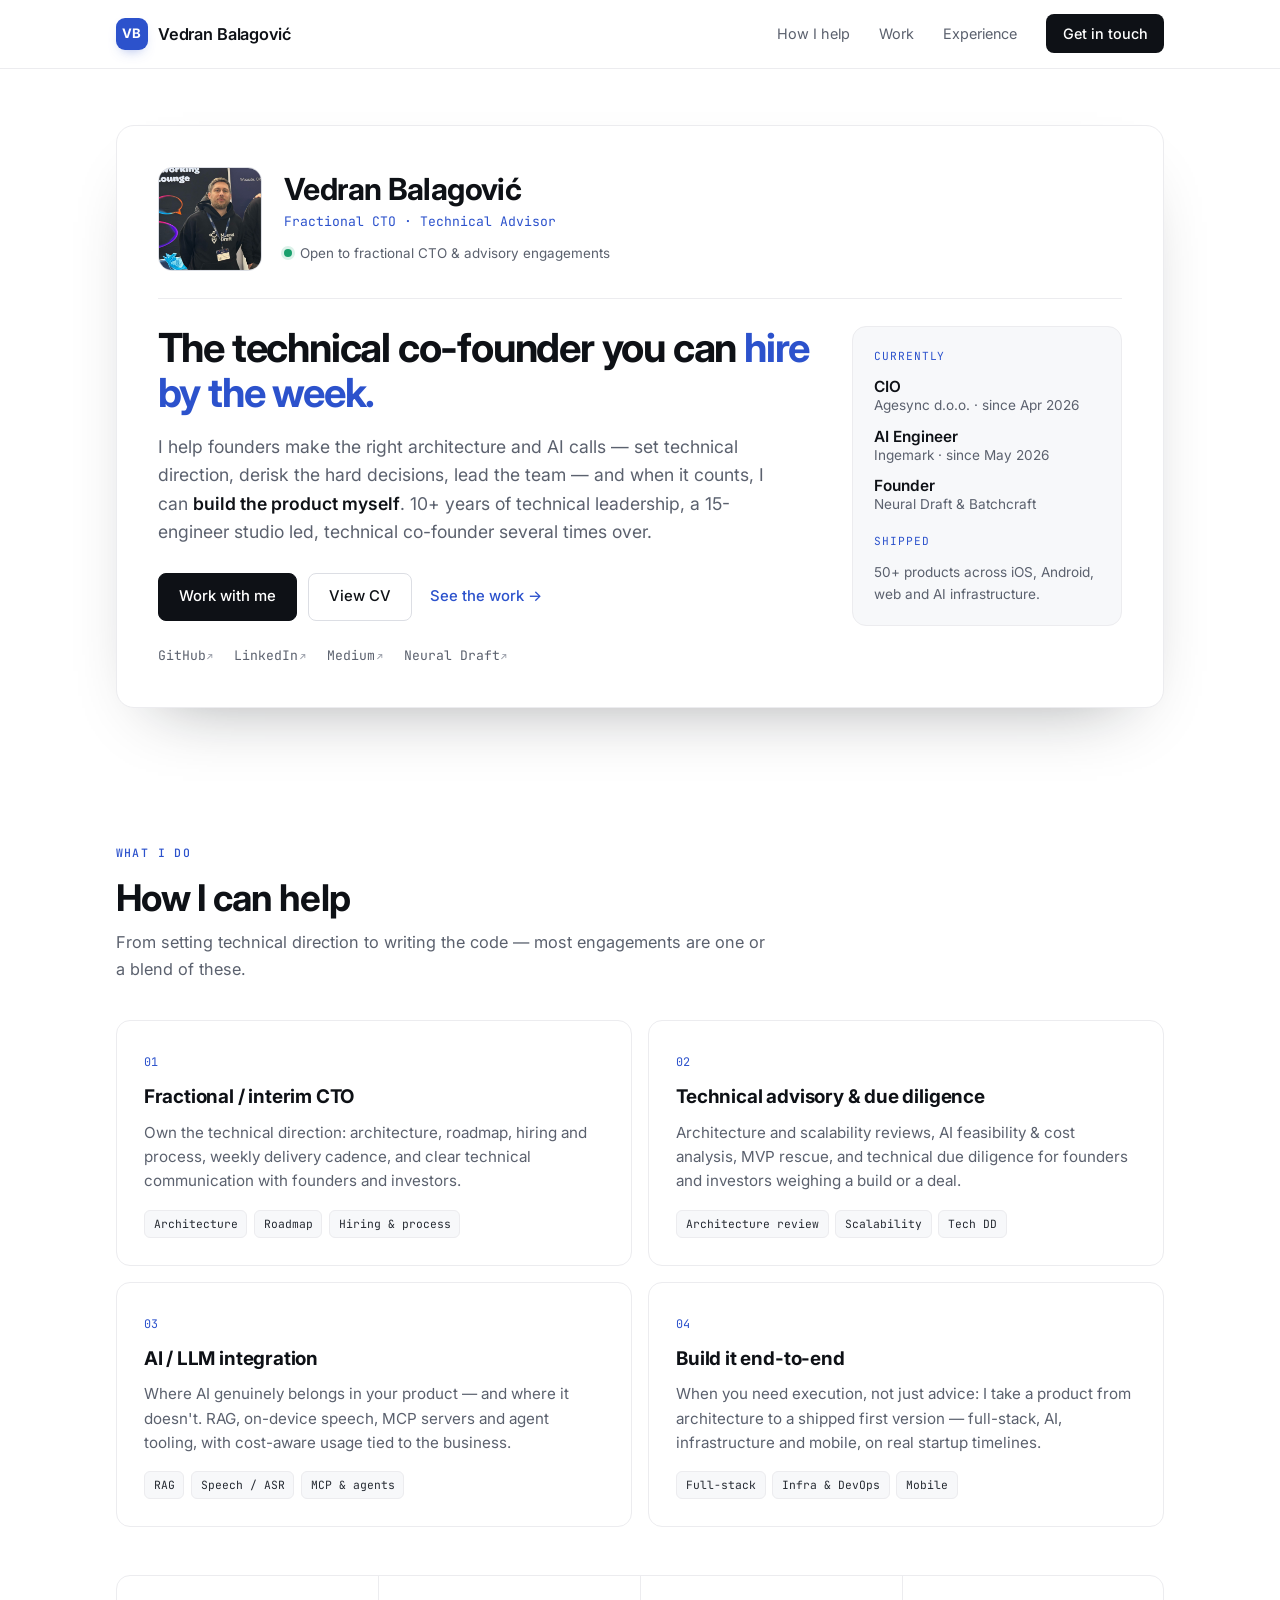
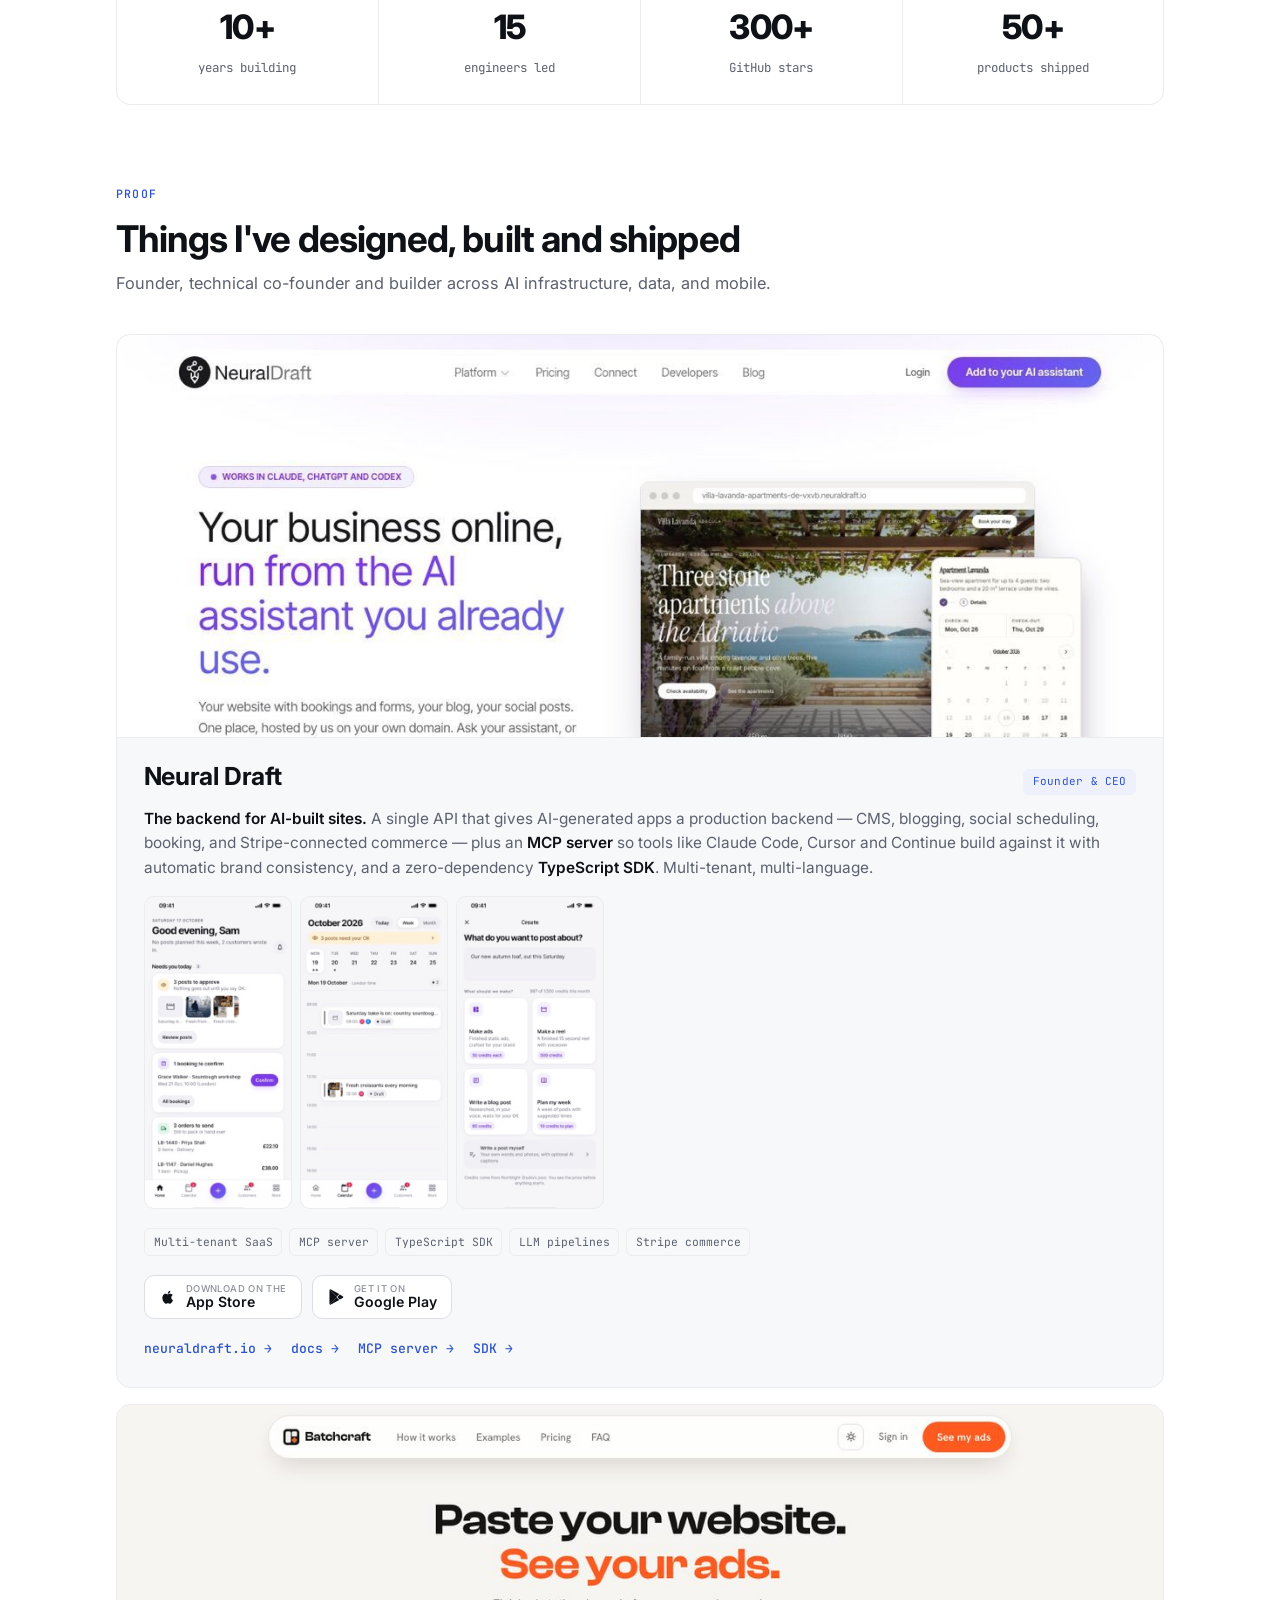
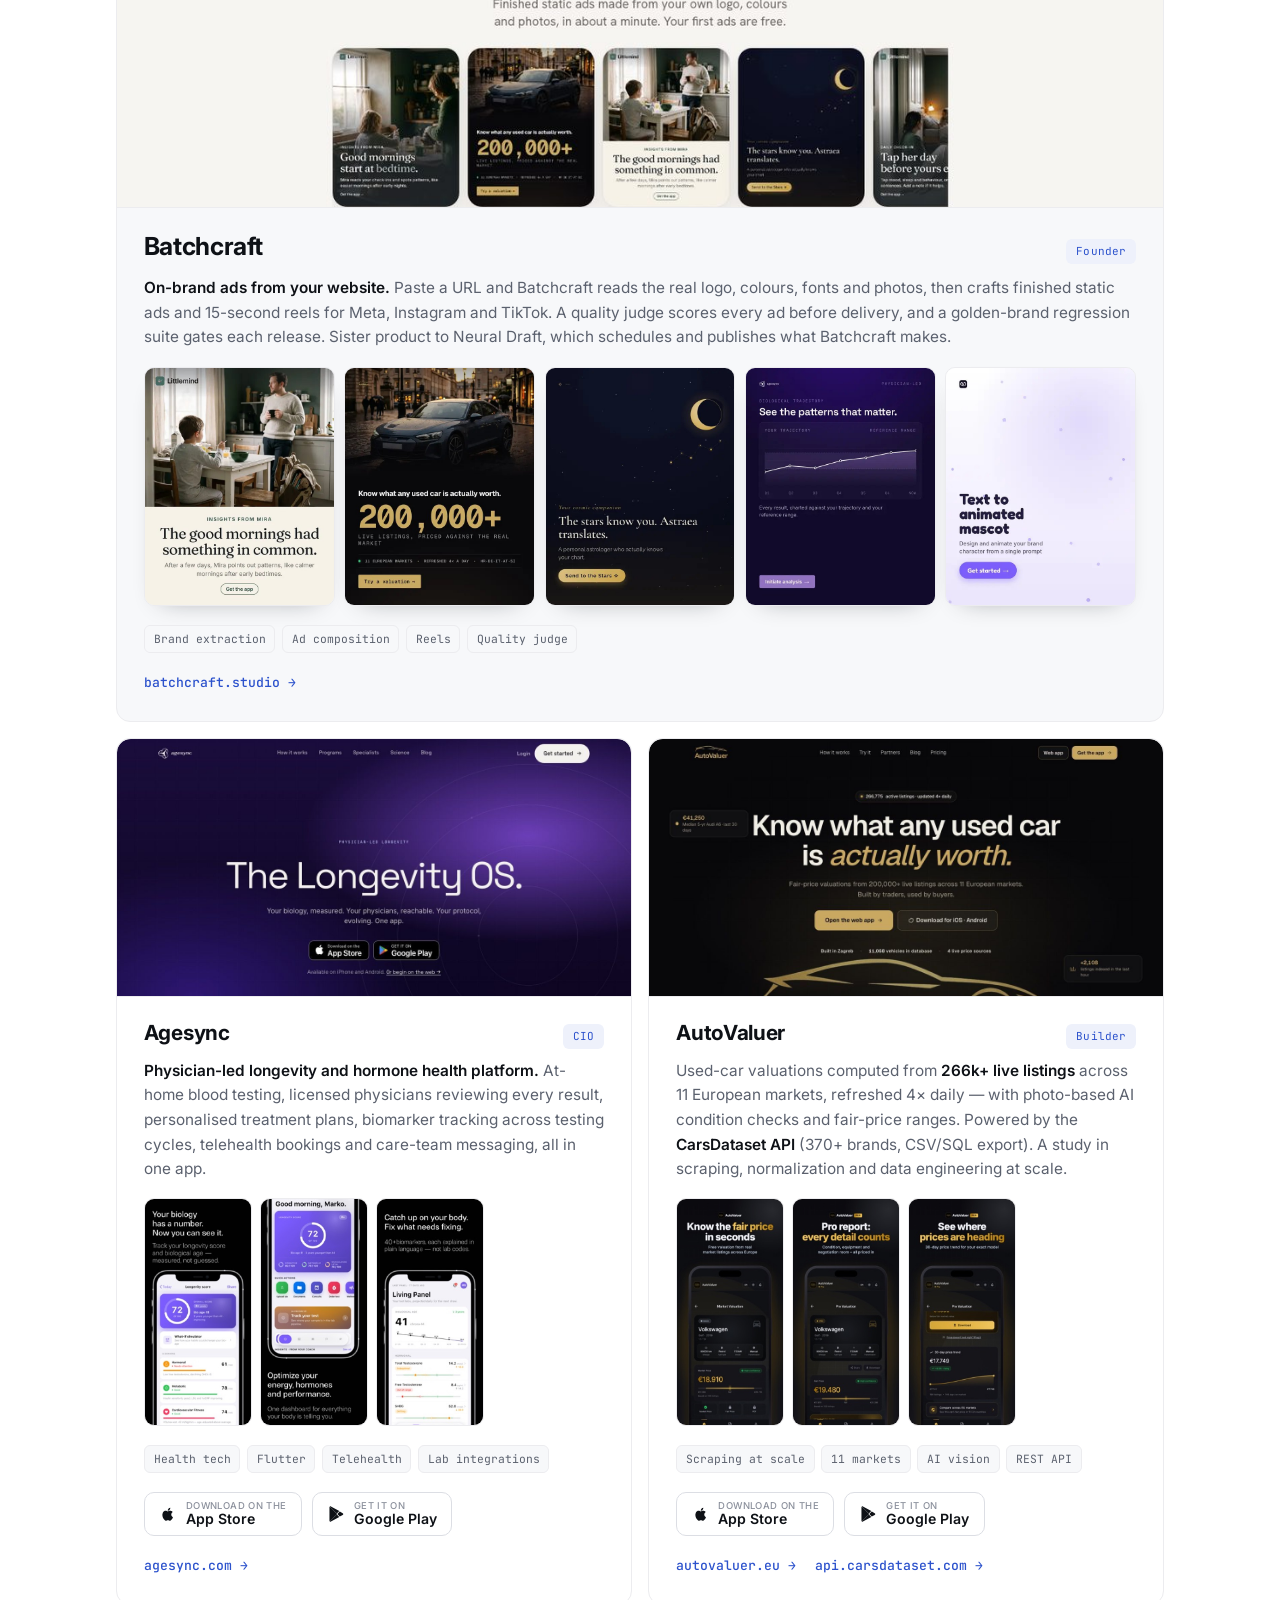
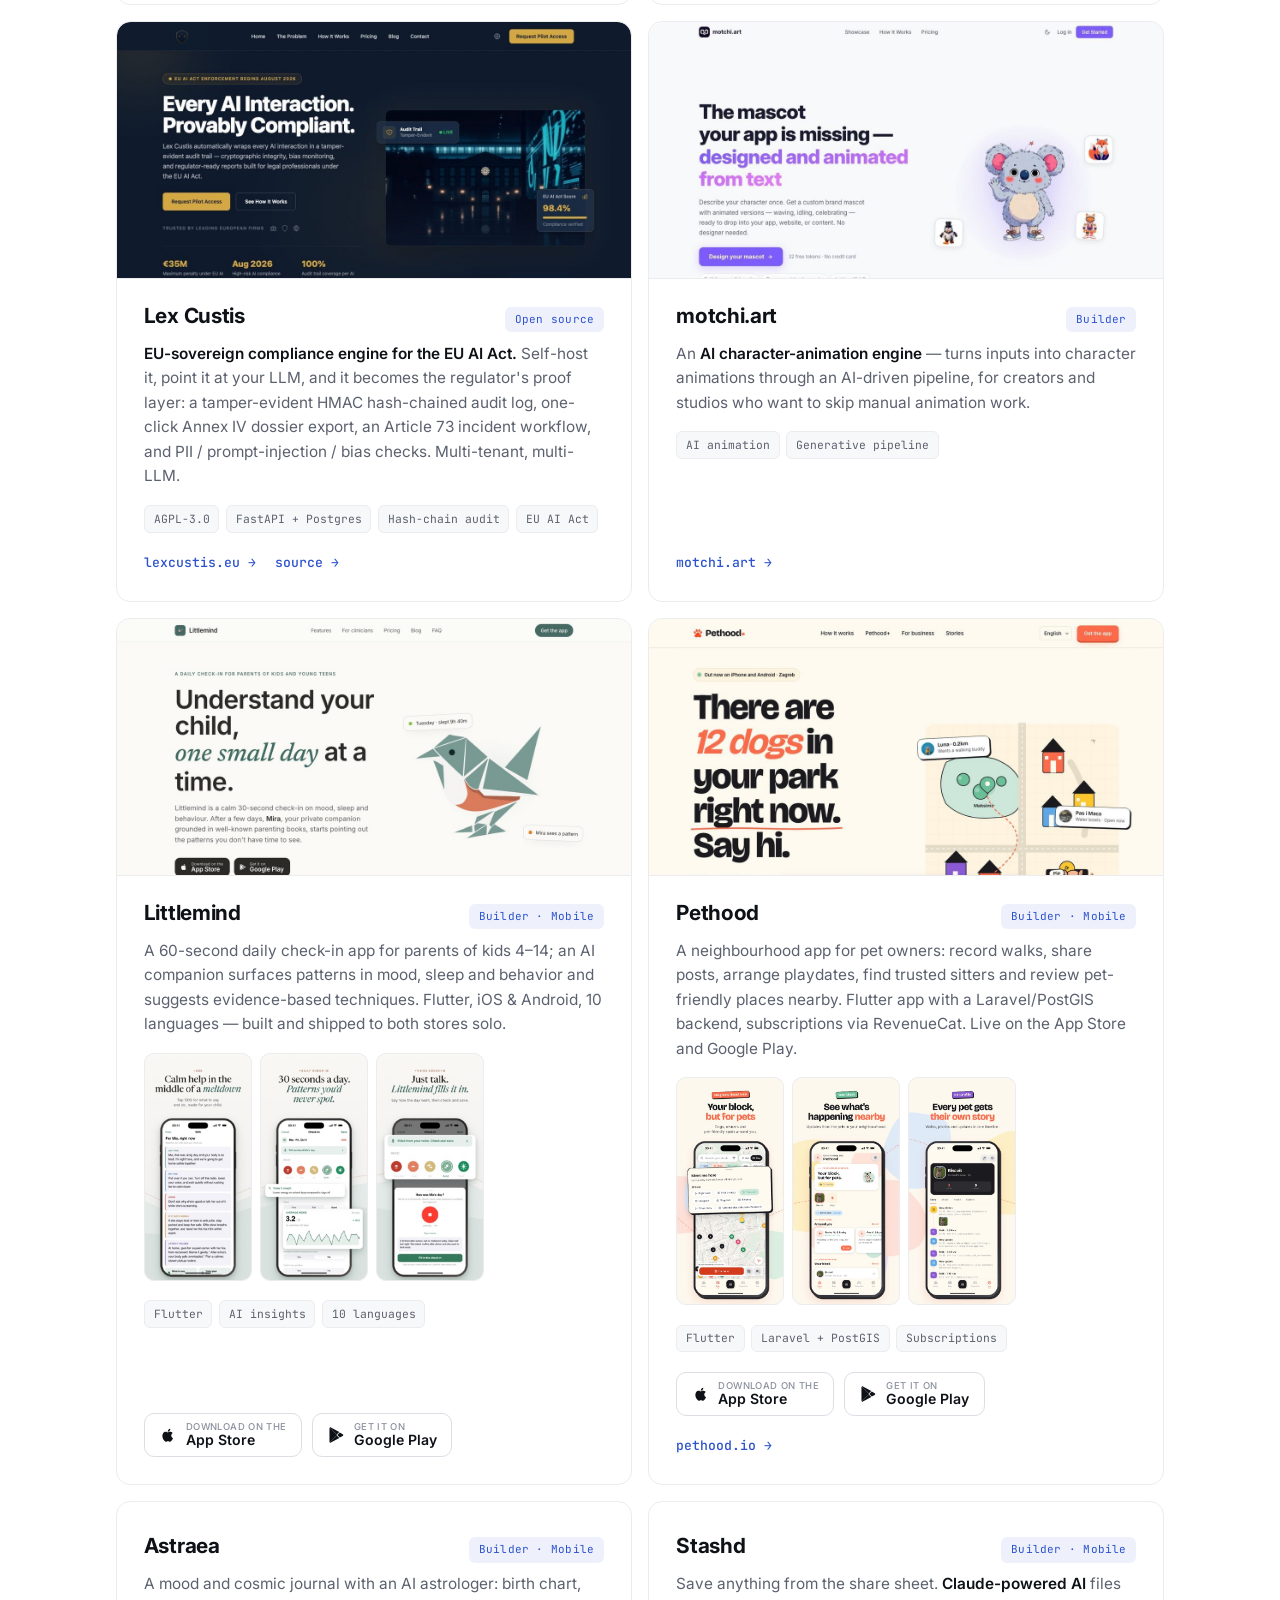
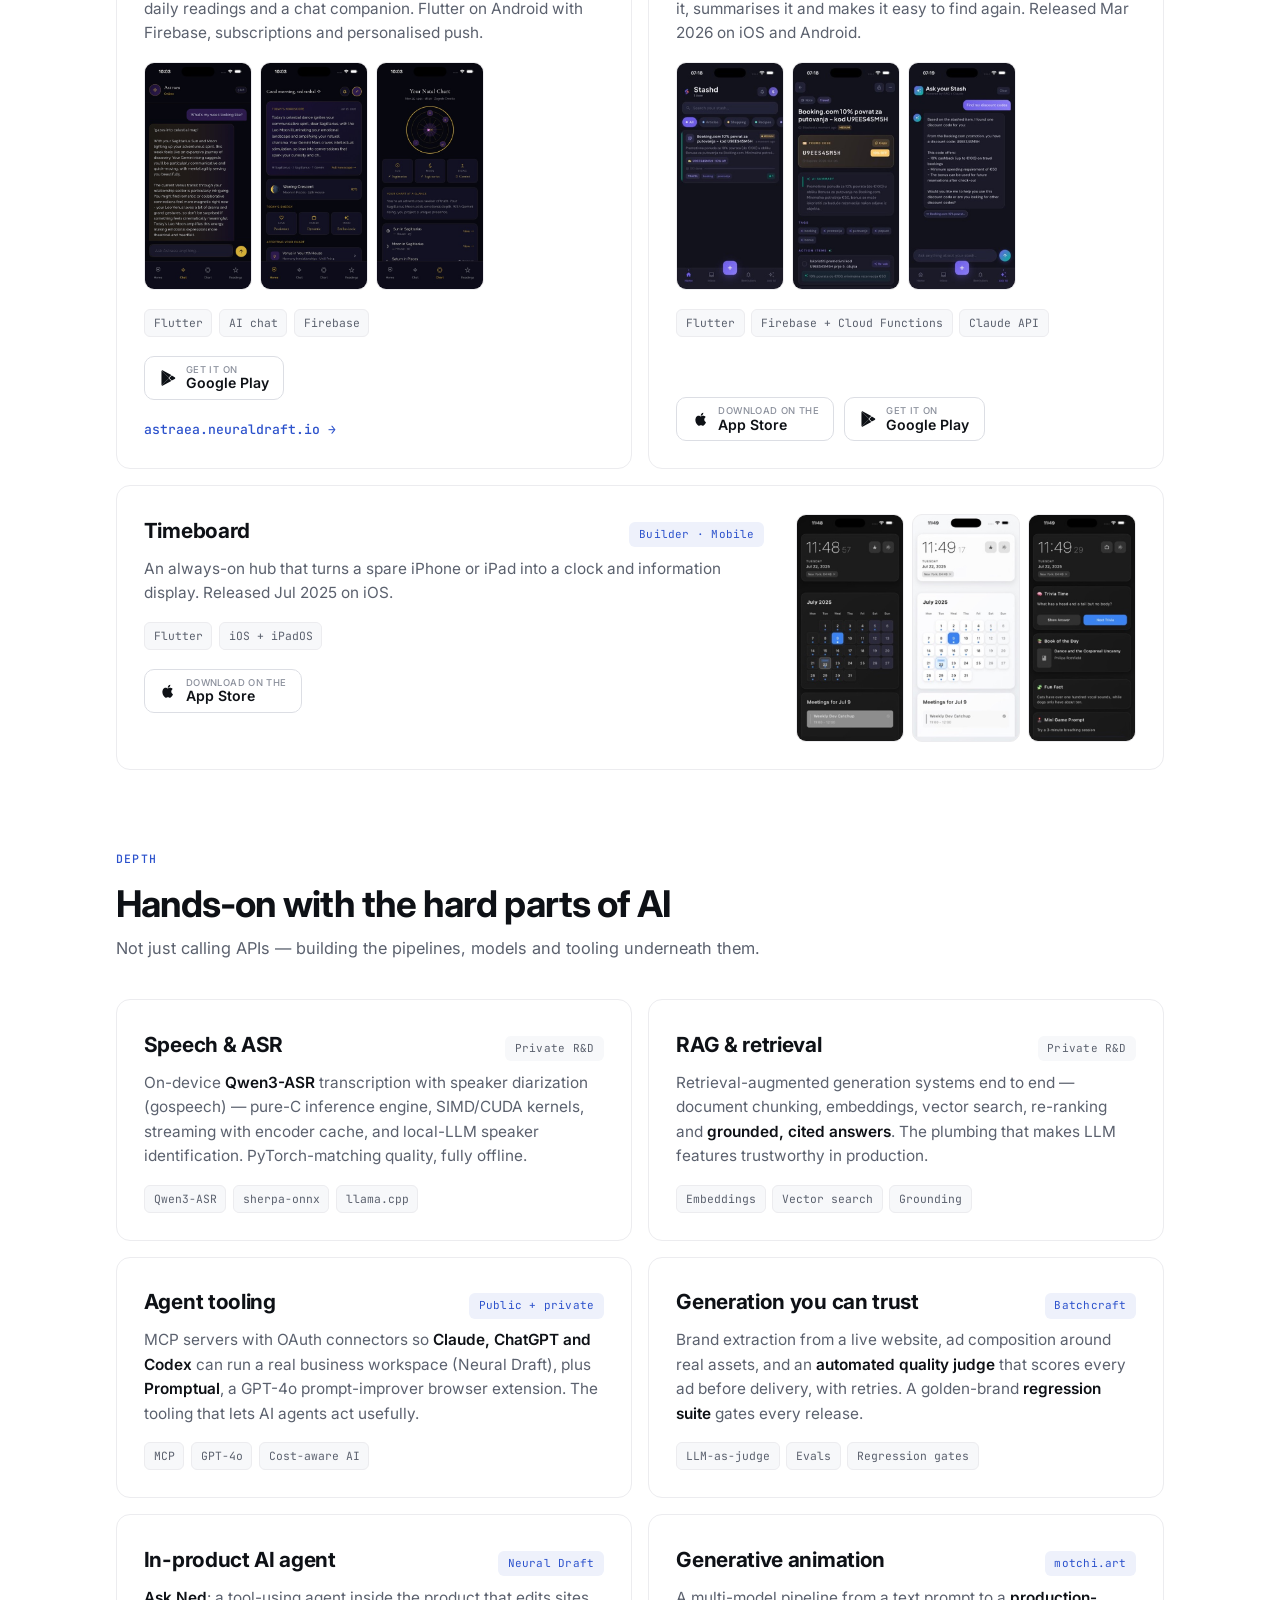
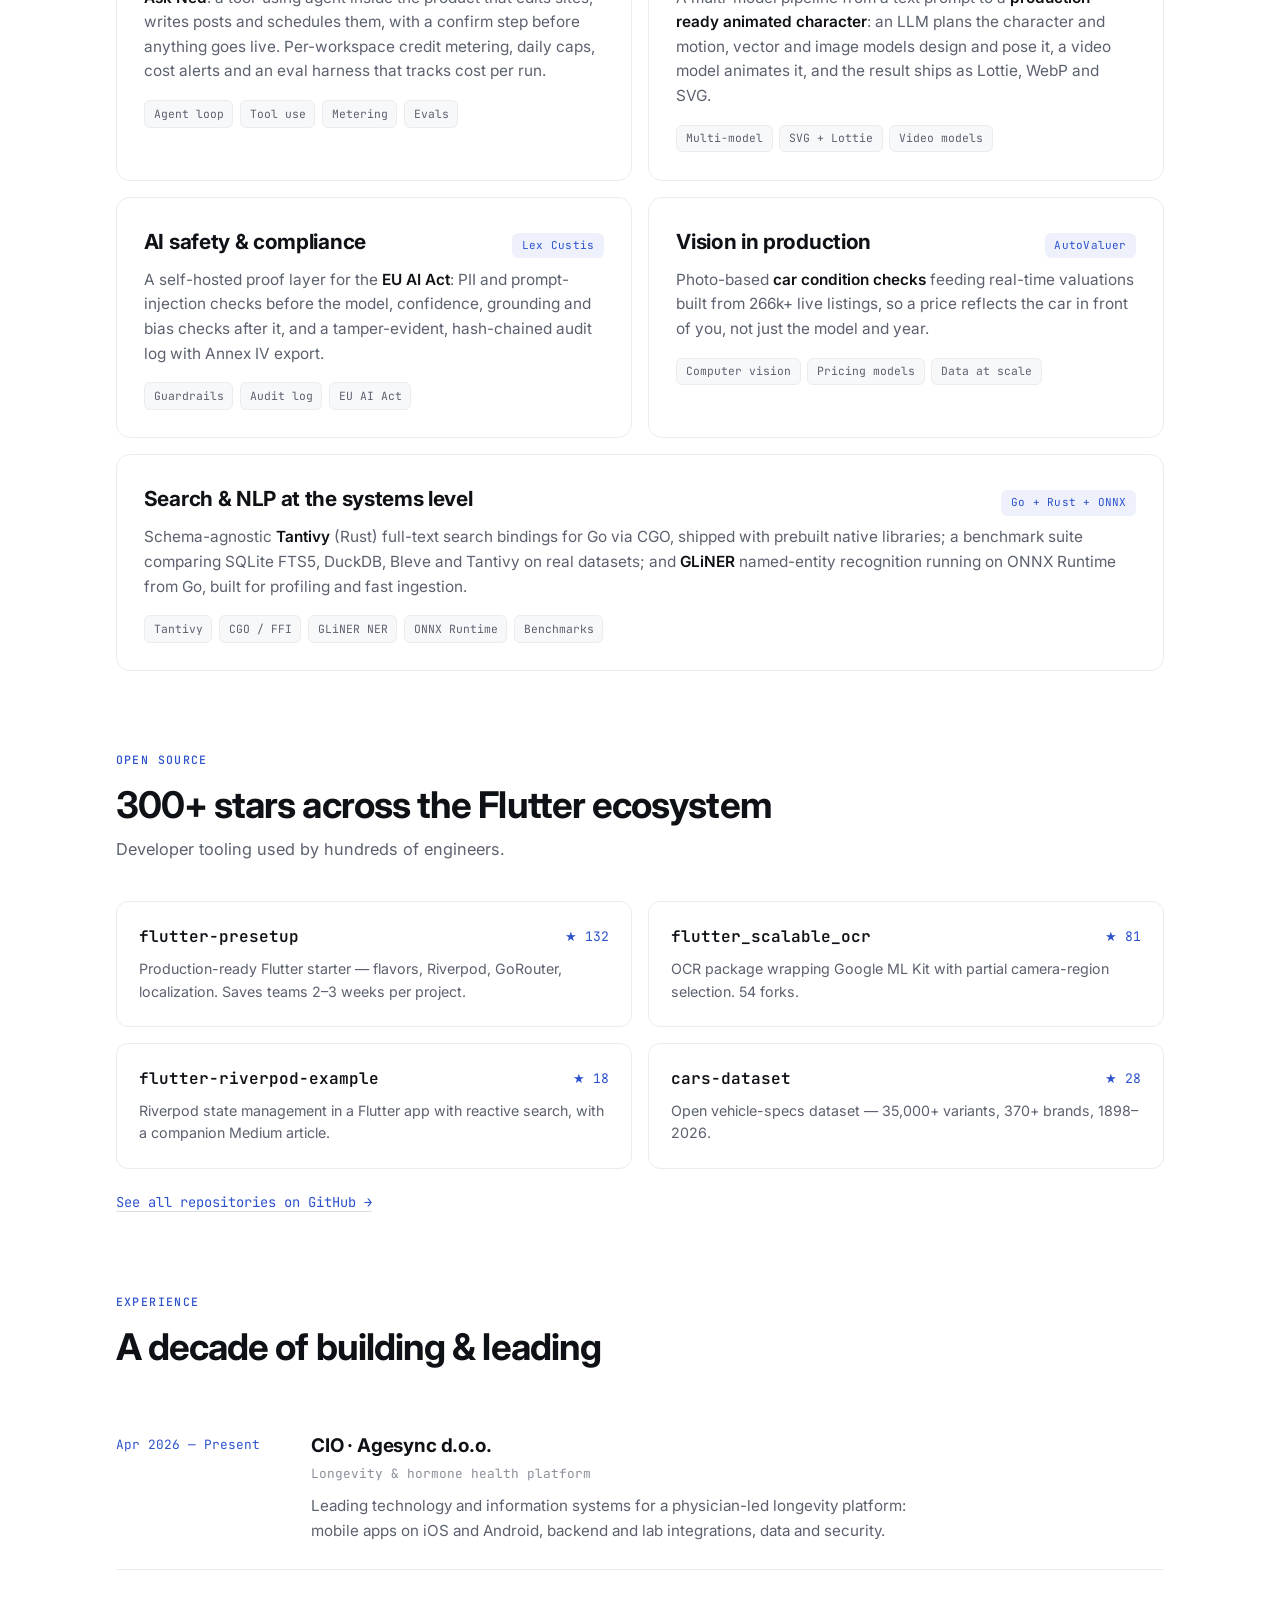
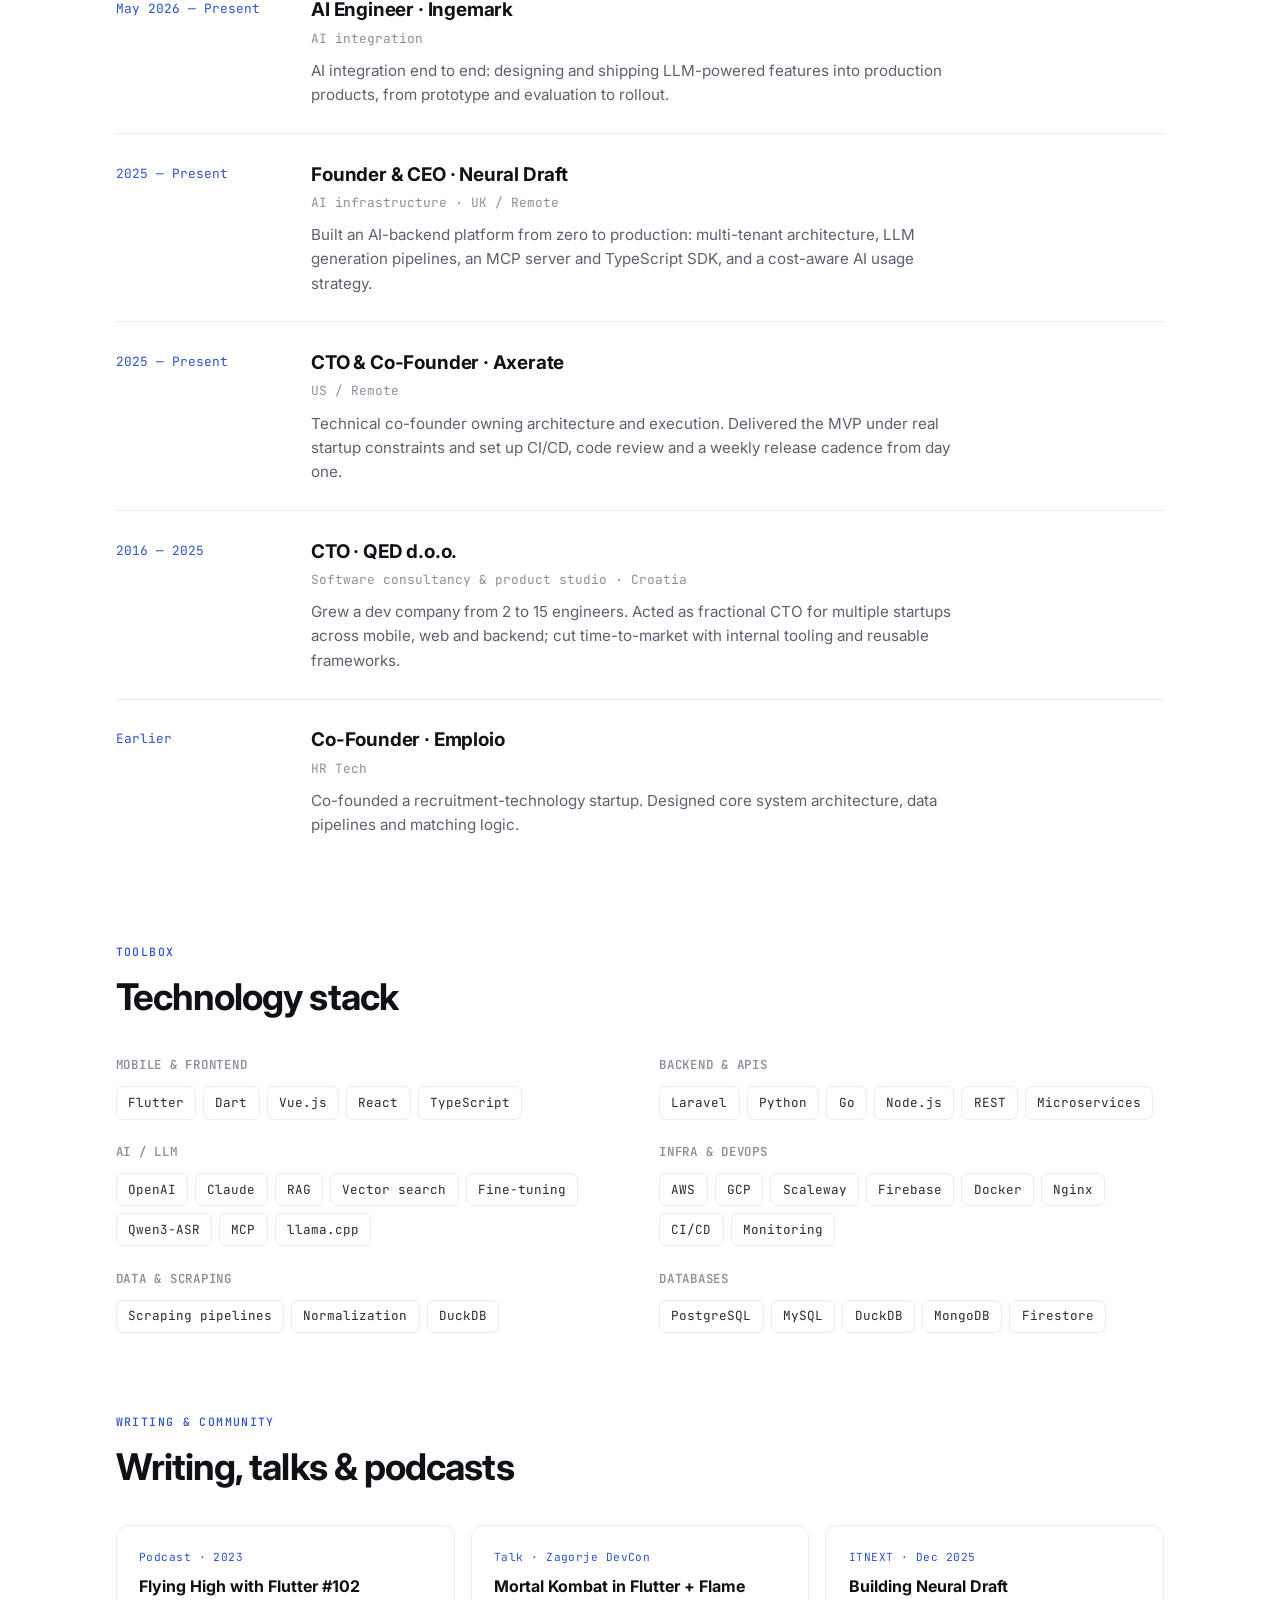
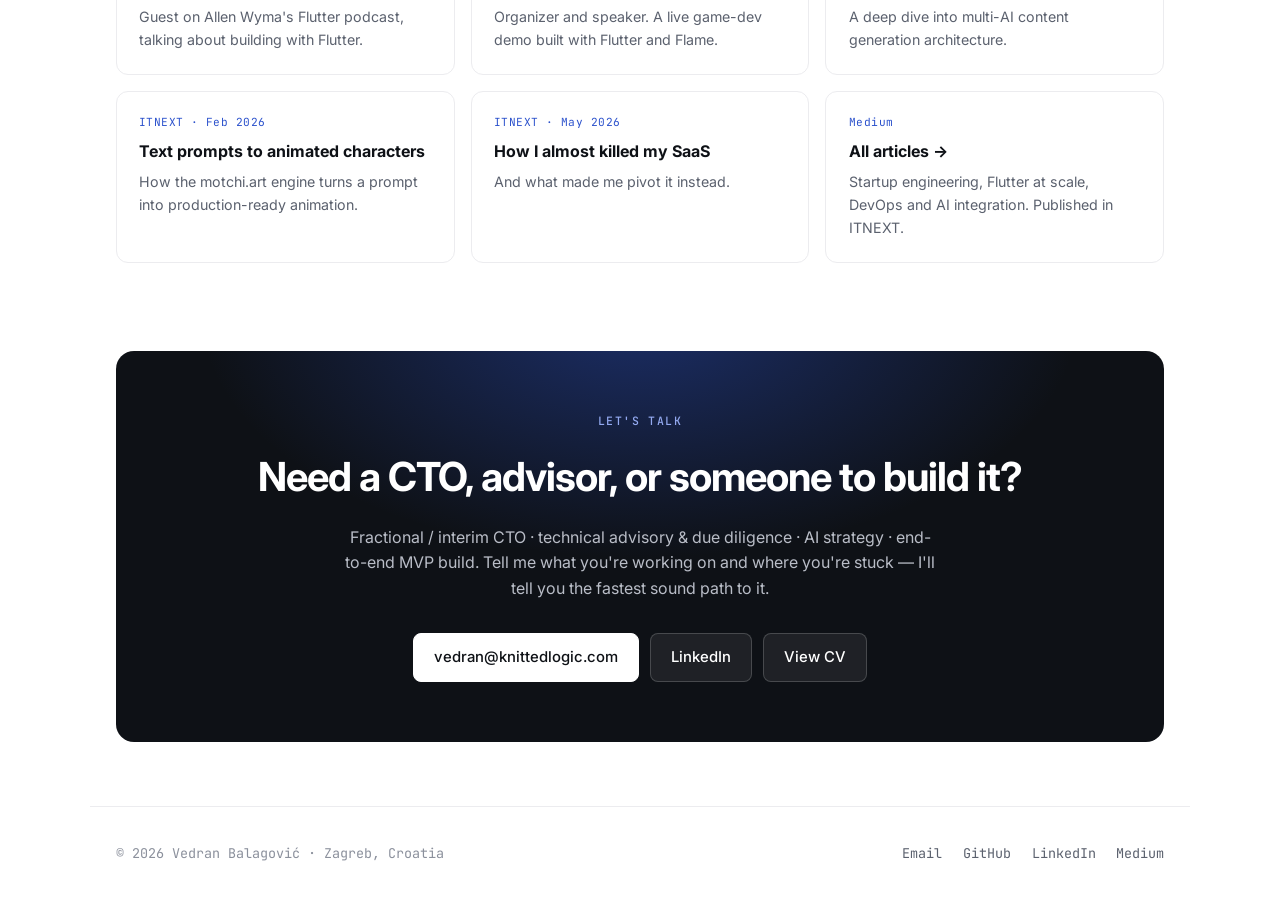
<file: index.html>
<!DOCTYPE html>
<html lang="en">
<head>
  <meta charset="UTF-8" />
  <meta name="viewport" content="width=device-width, initial-scale=1.0" />
  <title>Vedran Balagović — Fractional CTO &amp; Technical Advisor</title>
  <meta name="description" content="Fractional CTO and technical advisor. 10+ years of technical leadership — architecture, AI/LLM strategy, infrastructure and team leadership — backed by hands-on engineering across AI, data, and mobile. Founder of Neural Draft." />
  <meta name="author" content="Vedran Balagović" />
  <link rel="canonical" href="https://vbalagovic.github.io/" />

  <meta property="og:title" content="Vedran Balagović — Fractional CTO &amp; Technical Advisor" />
  <meta property="og:description" content="Technical leadership, hands-on. Architecture, AI/LLM strategy and infrastructure — backed by a decade of shipping. Fractional CTO, advisory & technical due diligence." />
  <meta property="og:type" content="profile" />
  <meta property="og:image" content="https://vbalagovic.github.io/og.png" />
  <meta property="og:image:width" content="1200" />
  <meta property="og:image:height" content="630" />
  <meta property="og:url" content="https://vbalagovic.github.io/" />
  <meta name="twitter:card" content="summary_large_image" />
  <meta name="twitter:image" content="https://vbalagovic.github.io/og.png" />

  <link rel="icon" type="image/svg+xml" href="favicon.svg" />
  <link rel="apple-touch-icon" href="apple-touch-icon.png" />
  <link rel="preconnect" href="https://fonts.googleapis.com" />
  <link rel="preconnect" href="https://fonts.gstatic.com" crossorigin />
  <link href="https://fonts.googleapis.com/css2?family=Inter:wght@400;500;600;700;800&family=JetBrains+Mono:wght@400;500;600&display=swap" rel="stylesheet" />
  <link rel="stylesheet" href="style.css?v=20261030d" />
</head>
<body>
  <header class="nav">
    <div class="nav__in">
      <a href="#top" class="nav__brand"><span class="nav__mark" aria-hidden="true">VB</span><span class="nav__full">Vedran Balagović</span><span class="nav__short">Vedran</span></a>
      <nav class="nav__links" aria-label="Primary">
        <a href="#help">How I help</a>
        <a href="#work">Work</a>
        <a href="#experience">Experience</a>
        <a href="#contact" class="nav__cta">Get in touch</a>
      </nav>
    </div>
  </header>

  <main id="top">
    <!-- HERO -->
    <section class="hero">
      <div class="hero__card reveal">
        <div class="hero__id">
          <img class="hero__photo" src="profile.jpg" alt="Vedran Balagović" width="104" height="104" loading="eager" />
          <div>
            <h1 class="hero__name">Vedran Balagović</h1>
            <p class="hero__role">Fractional CTO · Technical Advisor</p>
            <span class="hero__avail"><i></i> Open to fractional CTO &amp; advisory engagements</span>
          </div>
        </div>
        <hr class="hero__rule" />
        <div class="hero__body">
        <div class="hero__main">
        <p class="hero__headline">The technical co-founder you can <span>hire by the week.</span></p>
        <p class="hero__pitch">
          I help founders make the right architecture and AI calls — set technical direction, derisk
          the hard decisions, lead the team — and when it counts, I can
          <strong>build the product myself</strong>. 10+ years of technical leadership, a 15-engineer
          studio led, technical co-founder several times over.
        </p>
        <div class="hero__actions">
          <a class="btn btn--primary" href="#contact">Work with me</a>
          <a class="btn" href="cv-print.html" target="_blank" rel="noopener">View CV</a>
          <a class="btn btn--ghost" href="#work">See the work →</a>
        </div>
        <ul class="hero__links" aria-label="Profiles">
          <li><a href="https://github.com/vbalagovic" target="_blank" rel="noopener">GitHub</a></li>
          <li><a href="https://linkedin.com/in/vedran-balagovic" target="_blank" rel="noopener">LinkedIn</a></li>
          <li><a href="https://medium.com/@vedran.balagovic" target="_blank" rel="noopener">Medium</a></li>
          <li><a href="https://neuraldraft.io" target="_blank" rel="noopener">Neural Draft</a></li>
        </ul>
        </div>
        <aside class="hero__now" aria-label="Currently">
          <span class="hero__now-label">Currently</span>
          <ul>
            <li><b>CIO</b><span>Agesync d.o.o. · since Apr 2026</span></li>
            <li><b>AI Engineer</b><span>Ingemark · since May 2026</span></li>
            <li><b>Founder</b><span>Neural Draft &amp; Batchcraft</span></li>
          </ul>
          <span class="hero__now-label">Shipped</span>
          <p>50+ products across iOS, Android, web and AI infrastructure.</p>
        </aside>
        </div>
      </div>
    </section>

    <!-- HOW I HELP -->
    <section id="help" class="section">
      <div class="section__head reveal">
        <span class="eyebrow">What I do</span>
        <h2>How I can help</h2>
        <p>From setting technical direction to writing the code — most engagements are one or a blend of these.</p>
      </div>
      <div class="services">
        <article class="svc reveal">
          <span class="svc__num">01</span>
          <h3>Fractional / interim CTO</h3>
          <p>Own the technical direction: architecture, roadmap, hiring and process, weekly delivery cadence, and clear technical communication with founders and investors.</p>
          <div class="svc__tags"><span>Architecture</span><span>Roadmap</span><span>Hiring &amp; process</span></div>
        </article>
        <article class="svc reveal">
          <span class="svc__num">02</span>
          <h3>Technical advisory &amp; due diligence</h3>
          <p>Architecture and scalability reviews, AI feasibility &amp; cost analysis, MVP rescue, and technical due diligence for founders and investors weighing a build or a deal.</p>
          <div class="svc__tags"><span>Architecture review</span><span>Scalability</span><span>Tech DD</span></div>
        </article>
        <article class="svc reveal">
          <span class="svc__num">03</span>
          <h3>AI / LLM integration</h3>
          <p>Where AI genuinely belongs in your product — and where it doesn't. RAG, on-device speech, MCP servers and agent tooling, with cost-aware usage tied to the business.</p>
          <div class="svc__tags"><span>RAG</span><span>Speech / ASR</span><span>MCP &amp; agents</span></div>
        </article>
        <article class="svc reveal">
          <span class="svc__num">04</span>
          <h3>Build it end-to-end</h3>
          <p>When you need execution, not just advice: I take a product from architecture to a shipped first version — full-stack, AI, infrastructure and mobile, on real startup timelines.</p>
          <div class="svc__tags"><span>Full-stack</span><span>Infra &amp; DevOps</span><span>Mobile</span></div>
        </article>
      </div>

      <!-- STATS -->
      <div class="stats reveal" aria-label="At a glance">
        <div class="stat"><span class="stat__num">10+</span><span class="stat__label">years building</span></div>
        <div class="stat"><span class="stat__num">15</span><span class="stat__label">engineers led</span></div>
        <div class="stat"><span class="stat__num">300+</span><span class="stat__label">GitHub stars</span></div>
        <div class="stat"><span class="stat__num">50+</span><span class="stat__label">products shipped</span></div>
      </div>
    </section>

    <!-- SELECTED WORK -->
    <section id="work" class="section">
      <div class="section__head reveal">
        <span class="eyebrow">Proof</span>
        <h2>Things I've designed, built and shipped</h2>
        <p>Founder, technical co-founder and builder across AI infrastructure, data, and mobile.</p>
      </div>

      <div class="cards">
        <article class="card card--feature reveal">
          <img class="card__shot" src="img/web/neuraldraft.jpg" alt="Neural Draft website" loading="lazy" width="1200" height="600">
          <div class="card__top">
            <h3>Neural Draft</h3>
            <span class="card__role">Founder &amp; CEO</span>
          </div>
          <p class="card__desc">
            <strong>The backend for AI-built sites.</strong> A single API that gives AI-generated
            apps a production backend — CMS, blogging, social scheduling, booking, and
            Stripe-connected commerce — plus an <strong>MCP server</strong> so tools like Claude Code,
            Cursor and Continue build against it with automatic brand consistency, and a zero-dependency
            <strong>TypeScript SDK</strong>. Multi-tenant, multi-language.
          </p>
          <div class="phones"><img src="img/apps/neuraldraft-1.jpg" alt="Neural Draft app screen 1" loading="lazy"><img src="img/apps/neuraldraft-2.jpg" alt="Neural Draft app screen 2" loading="lazy"><img src="img/apps/neuraldraft-3.jpg" alt="Neural Draft app screen 3" loading="lazy"></div>
          <div class="tags">
            <span>Multi-tenant SaaS</span><span>MCP server</span><span>TypeScript SDK</span><span>LLM pipelines</span><span>Stripe commerce</span>
          </div>
          <div class="stores">
            <a class="store" href="https://apps.apple.com/us/app/neural-draft/id6755933471" target="_blank" rel="noopener" aria-label="Download Neural Draft on the App Store">
              <svg viewBox="0 0 24 24" aria-hidden="true"><path d="M16.36 12.78c-.02-2.2 1.8-3.26 1.88-3.31-1.03-1.5-2.62-1.7-3.19-1.73-1.36-.14-2.65.8-3.34.8-.69 0-1.75-.78-2.88-.76-1.48.02-2.85.86-3.61 2.19-1.54 2.67-.39 6.62 1.1 8.79.73 1.06 1.6 2.26 2.74 2.21 1.1-.04 1.51-.71 2.84-.71 1.32 0 1.7.71 2.86.69 1.18-.02 1.93-1.08 2.65-2.15.84-1.23 1.18-2.42 1.2-2.48-.03-.01-2.29-.88-2.31-3.51zM14.2 6.3c.6-.73 1.01-1.75.9-2.76-.87.03-1.92.58-2.55 1.31-.56.64-1.05 1.67-.92 2.66.97.07 1.96-.49 2.57-1.21z"/></svg>
              <span><small>Download on the</small>App Store</span>
            </a>
            <a class="store" href="https://play.google.com/store/apps/details?id=io.neuraldraft.app" target="_blank" rel="noopener" aria-label="Get Neural Draft on Google Play">
              <svg viewBox="0 0 24 24" aria-hidden="true"><path d="M3.6 2.3c-.2.2-.32.53-.32.95v17.5c0 .42.12.75.33.95l.06.05L13.4 12v-.1L3.66 2.25l-.06.05zM17 15.3l-3.26-3.25v-.1L17 8.7l.07.04 3.86 2.2c1.1.62 1.1 1.64 0 2.27l-3.86 2.2-.07-.1zM16.4 15.9 13.1 12.6l-9.5 9.5c.36.38.96.43 1.64.05l11.16-6.3zM5.24 1.85c-.68-.38-1.28-.33-1.64.05l9.5 9.5 3.3-3.3L5.24 1.85z"/></svg>
              <span><small>Get it on</small>Google Play</span>
            </a>
          </div>
          <div class="card__links">
            <a class="card__link" href="https://neuraldraft.io" target="_blank" rel="noopener">neuraldraft.io →</a>
            <a class="card__link" href="https://docs.neuraldraft.io" target="_blank" rel="noopener">docs →</a>
            <a class="card__link" href="https://github.com/vbalagovic/neuraldraft-mcp" target="_blank" rel="noopener">MCP server →</a>
            <a class="card__link" href="https://github.com/vbalagovic/neuraldraft-sdk" target="_blank" rel="noopener">SDK →</a>
          </div>
        </article>

        <article class="card card--feature reveal">
          <img class="card__shot" src="img/web/batchcraft.jpg" alt="Batchcraft website" loading="lazy" width="1200" height="600">
          <div class="card__top">
            <h3>Batchcraft</h3>
            <span class="card__role">Founder</span>
          </div>
          <p class="card__desc">
            <strong>On-brand ads from your website.</strong> Paste a URL and Batchcraft reads the real
            logo, colours, fonts and photos, then crafts finished static ads and 15-second reels for Meta,
            Instagram and TikTok. A quality judge scores every ad before delivery, and a golden-brand
            regression suite gates each release. Sister product to Neural Draft, which schedules and
            publishes what Batchcraft makes.
          </p>
          <div class="ads"><img src="img/apps/batchcraft-littlemind-1.jpg" alt="Batchcraft ad made for Littlemind" loading="lazy" width="560" height="700"><img src="img/apps/batchcraft-autovaluer-1.jpg" alt="Batchcraft ad made for AutoValuer" loading="lazy" width="560" height="700"><img src="img/apps/batchcraft-astraea-portrait-1.jpg" alt="Batchcraft ad made for Astraea" loading="lazy" width="560" height="700"><img src="img/apps/batchcraft-agesync-1.jpg" alt="Batchcraft ad made for Agesync" loading="lazy" width="560" height="700"><img src="img/apps/batchcraft-motchi-1.jpg" alt="Batchcraft ad made for motchi.art" loading="lazy" width="560" height="700"></div>
          <div class="tags"><span>Brand extraction</span><span>Ad composition</span><span>Reels</span><span>Quality judge</span></div>
          <div class="spacer"></div>
          <div class="card__links">
            <a class="card__link" href="https://batchcraft.studio" target="_blank" rel="noopener">batchcraft.studio →</a>
          </div>
        </article>

        <article class="card reveal">
          <img class="card__shot" src="img/web/agesync.jpg" alt="Agesync website" loading="lazy" width="1200" height="600">
          <div class="card__top">
            <h3>Agesync</h3>
            <span class="card__role">CIO</span>
          </div>
          <p class="card__desc">
            <strong>Physician-led longevity and hormone health platform.</strong> At-home blood testing,
            licensed physicians reviewing every result, personalised treatment plans, biomarker tracking
            across testing cycles, telehealth bookings and care-team messaging, all in one app.
          </p>
          <div class="phones"><img src="img/apps/agesync-1.jpg" alt="Agesync app screen 1" loading="lazy"><img src="img/apps/agesync-2.jpg" alt="Agesync app screen 2" loading="lazy"><img src="img/apps/agesync-3.jpg" alt="Agesync app screen 3" loading="lazy"></div>
          <div class="tags"><span>Health tech</span><span>Flutter</span><span>Telehealth</span><span>Lab integrations</span></div>
          <div class="spacer"></div>
          <div class="stores">
            <a class="store" href="https://apps.apple.com/us/app/agesync-longevity-os/id6787355984" target="_blank" rel="noopener" aria-label="Download Agesync on the App Store">
              <svg viewBox="0 0 24 24" aria-hidden="true"><path d="M16.36 12.78c-.02-2.2 1.8-3.26 1.88-3.31-1.03-1.5-2.62-1.7-3.19-1.73-1.36-.14-2.65.8-3.34.8-.69 0-1.75-.78-2.88-.76-1.48.02-2.85.86-3.61 2.19-1.54 2.67-.39 6.62 1.1 8.79.73 1.06 1.6 2.26 2.74 2.21 1.1-.04 1.51-.71 2.84-.71 1.32 0 1.7.71 2.86.69 1.18-.02 1.93-1.08 2.65-2.15.84-1.23 1.18-2.42 1.2-2.48-.03-.01-2.29-.88-2.31-3.51zM14.2 6.3c.6-.73 1.01-1.75.9-2.76-.87.03-1.92.58-2.55 1.31-.56.64-1.05 1.67-.92 2.66.97.07 1.96-.49 2.57-1.21z"/></svg>
              <span><small>Download on the</small>App Store</span>
            </a>
            <a class="store" href="https://play.google.com/store/apps/details?id=com.us.agesync.app" target="_blank" rel="noopener" aria-label="Get Agesync on Google Play">
              <svg viewBox="0 0 24 24" aria-hidden="true"><path d="M3.6 2.3c-.2.2-.32.53-.32.95v17.5c0 .42.12.75.33.95l.06.05L13.4 12v-.1L3.66 2.25l-.06.05zM17 15.3l-3.26-3.25v-.1L17 8.7l.07.04 3.86 2.2c1.1.62 1.1 1.64 0 2.27l-3.86 2.2-.07-.1zM16.4 15.9 13.1 12.6l-9.5 9.5c.36.38.96.43 1.64.05l11.16-6.3zM5.24 1.85c-.68-.38-1.28-.33-1.64.05l9.5 9.5 3.3-3.3L5.24 1.85z"/></svg>
              <span><small>Get it on</small>Google Play</span>
            </a>
          </div>
          <div class="card__links">
            <a class="card__link" href="https://agesync.com" target="_blank" rel="noopener">agesync.com →</a>
          </div>
        </article>

        <article class="card reveal">
          <img class="card__shot" src="img/web/autovaluer.jpg" alt="AutoValuer website" loading="lazy" width="1200" height="600">
          <div class="card__top">
            <h3>AutoValuer</h3>
            <span class="card__role">Builder</span>
          </div>
          <p class="card__desc">
            Used-car valuations computed from <strong>266k+ live listings</strong> across 11 European
            markets, refreshed 4× daily — with photo-based AI condition checks and fair-price ranges.
            Powered by the <strong>CarsDataset API</strong> (370+ brands, CSV/SQL export). A study in
            scraping, normalization and data engineering at scale.
          </p>
          <div class="phones"><img src="img/apps/autovaluer-1.jpg" alt="AutoValuer app screen 1" loading="lazy"><img src="img/apps/autovaluer-2.jpg" alt="AutoValuer app screen 2" loading="lazy"><img src="img/apps/autovaluer-3.jpg" alt="AutoValuer app screen 3" loading="lazy"></div>
          <div class="tags"><span>Scraping at scale</span><span>11 markets</span><span>AI vision</span><span>REST API</span></div>
          <div class="spacer"></div>
          <div class="stores">
            <a class="store" href="https://apps.apple.com/us/app/autovaluer-car-valuation/id6791083554" target="_blank" rel="noopener" aria-label="Download AutoValuer on the App Store">
              <svg viewBox="0 0 24 24" aria-hidden="true"><path d="M16.36 12.78c-.02-2.2 1.8-3.26 1.88-3.31-1.03-1.5-2.62-1.7-3.19-1.73-1.36-.14-2.65.8-3.34.8-.69 0-1.75-.78-2.88-.76-1.48.02-2.85.86-3.61 2.19-1.54 2.67-.39 6.62 1.1 8.79.73 1.06 1.6 2.26 2.74 2.21 1.1-.04 1.51-.71 2.84-.71 1.32 0 1.7.71 2.86.69 1.18-.02 1.93-1.08 2.65-2.15.84-1.23 1.18-2.42 1.2-2.48-.03-.01-2.29-.88-2.31-3.51zM14.2 6.3c.6-.73 1.01-1.75.9-2.76-.87.03-1.92.58-2.55 1.31-.56.64-1.05 1.67-.92 2.66.97.07 1.96-.49 2.57-1.21z"/></svg>
              <span><small>Download on the</small>App Store</span>
            </a>
            <a class="store" href="https://play.google.com/store/apps/details?id=eu.autovaluer.app" target="_blank" rel="noopener" aria-label="Get AutoValuer on Google Play">
              <svg viewBox="0 0 24 24" aria-hidden="true"><path d="M3.6 2.3c-.2.2-.32.53-.32.95v17.5c0 .42.12.75.33.95l.06.05L13.4 12v-.1L3.66 2.25l-.06.05zM17 15.3l-3.26-3.25v-.1L17 8.7l.07.04 3.86 2.2c1.1.62 1.1 1.64 0 2.27l-3.86 2.2-.07-.1zM16.4 15.9 13.1 12.6l-9.5 9.5c.36.38.96.43 1.64.05l11.16-6.3zM5.24 1.85c-.68-.38-1.28-.33-1.64.05l9.5 9.5 3.3-3.3L5.24 1.85z"/></svg>
              <span><small>Get it on</small>Google Play</span>
            </a>
          </div>
          <div class="card__links">
            <a class="card__link" href="https://autovaluer.eu" target="_blank" rel="noopener">autovaluer.eu →</a>
            <a class="card__link" href="https://api.carsdataset.com" target="_blank" rel="noopener">api.carsdataset.com →</a>
          </div>
        </article>

        <article class="card reveal">
          <img class="card__shot" src="img/web/lexcustis.jpg" alt="Lex Custis website" loading="lazy" width="1200" height="600">
          <div class="card__top">
            <h3>Lex Custis</h3>
            <span class="card__role">Open source</span>
          </div>
          <p class="card__desc">
            <strong>EU-sovereign compliance engine for the EU AI Act.</strong> Self-host it, point it
            at your LLM, and it becomes the regulator's proof layer: a tamper-evident HMAC hash-chained
            audit log, one-click Annex IV dossier export, an Article 73 incident workflow, and
            PII / prompt-injection / bias checks. Multi-tenant, multi-LLM.
          </p>
          <div class="tags"><span>AGPL-3.0</span><span>FastAPI + Postgres</span><span>Hash-chain audit</span><span>EU AI Act</span></div>
          <div class="spacer"></div>
          <div class="card__links">
            <a class="card__link" href="https://lexcustis.eu" target="_blank" rel="noopener">lexcustis.eu →</a>
            <a class="card__link" href="https://github.com/vbalagovic/lex-custis" target="_blank" rel="noopener">source →</a>
          </div>
        </article>

        <article class="card reveal">
          <img class="card__shot" src="img/web/motchi.jpg" alt="motchi.art website" loading="lazy" width="1200" height="600">
          <div class="card__top">
            <h3>motchi.art</h3>
            <span class="card__role">Builder</span>
          </div>
          <p class="card__desc">
            An <strong>AI character-animation engine</strong> — turns inputs into character animations
            through an AI-driven pipeline, for creators and studios who want to skip manual animation work.
          </p>
          <div class="tags"><span>AI animation</span><span>Generative pipeline</span></div>
          <div class="spacer"></div>
          <div class="card__links">
            <a class="card__link" href="https://motchi.art" target="_blank" rel="noopener">motchi.art →</a>
          </div>
        </article>

        <article class="card reveal">
          <img class="card__shot" src="img/web/littlemind.jpg" alt="Littlemind website" loading="lazy" width="1200" height="600">
          <div class="card__top">
            <h3>Littlemind</h3>
            <span class="card__role">Builder · Mobile</span>
          </div>
          <p class="card__desc">
            A 60-second daily check-in app for parents of kids 4–14; an AI companion surfaces patterns
            in mood, sleep and behavior and suggests evidence-based techniques. Flutter, iOS &amp;
            Android, 10 languages — built and shipped to both stores solo.
          </p>
          <div class="phones"><img src="img/apps/littlemind-1.jpg" alt="Littlemind app screen 1" loading="lazy"><img src="img/apps/littlemind-2.jpg" alt="Littlemind app screen 2" loading="lazy"><img src="img/apps/littlemind-3.jpg" alt="Littlemind app screen 3" loading="lazy"></div>
          <div class="tags"><span>Flutter</span><span>AI insights</span><span>10 languages</span></div>
          <div class="spacer"></div>
          <div class="stores">
            <a class="store" href="https://apps.apple.com/us/app/littlemind-kids-mood-tracker/id6771246942" target="_blank" rel="noopener" aria-label="Download Littlemind on the App Store">
              <svg viewBox="0 0 24 24" aria-hidden="true"><path d="M16.36 12.78c-.02-2.2 1.8-3.26 1.88-3.31-1.03-1.5-2.62-1.7-3.19-1.73-1.36-.14-2.65.8-3.34.8-.69 0-1.75-.78-2.88-.76-1.48.02-2.85.86-3.61 2.19-1.54 2.67-.39 6.62 1.1 8.79.73 1.06 1.6 2.26 2.74 2.21 1.1-.04 1.51-.71 2.84-.71 1.32 0 1.7.71 2.86.69 1.18-.02 1.93-1.08 2.65-2.15.84-1.23 1.18-2.42 1.2-2.48-.03-.01-2.29-.88-2.31-3.51zM14.2 6.3c.6-.73 1.01-1.75.9-2.76-.87.03-1.92.58-2.55 1.31-.56.64-1.05 1.67-.92 2.66.97.07 1.96-.49 2.57-1.21z"/></svg>
              <span><small>Download on the</small>App Store</span>
            </a>
            <a class="store" href="https://play.google.com/store/apps/details?id=com.littlemind.app" target="_blank" rel="noopener" aria-label="Get Littlemind on Google Play">
              <svg viewBox="0 0 24 24" aria-hidden="true"><path d="M3.6 2.3c-.2.2-.32.53-.32.95v17.5c0 .42.12.75.33.95l.06.05L13.4 12v-.1L3.66 2.25l-.06.05zM17 15.3l-3.26-3.25v-.1L17 8.7l.07.04 3.86 2.2c1.1.62 1.1 1.64 0 2.27l-3.86 2.2-.07-.1zM16.4 15.9 13.1 12.6l-9.5 9.5c.36.38.96.43 1.64.05l11.16-6.3zM5.24 1.85c-.68-.38-1.28-.33-1.64.05l9.5 9.5 3.3-3.3L5.24 1.85z"/></svg>
              <span><small>Get it on</small>Google Play</span>
            </a>
          </div>
        </article>

        <article class="card reveal">
          <img class="card__shot" src="img/web/pethood.jpg" alt="Pethood website" loading="lazy" width="1200" height="600">
          <div class="card__top">
            <h3>Pethood</h3>
            <span class="card__role">Builder · Mobile</span>
          </div>
          <p class="card__desc">
            A neighbourhood app for pet owners: record walks, share posts, arrange playdates, find
            trusted sitters and review pet-friendly places nearby. Flutter app with a Laravel/PostGIS
            backend, subscriptions via RevenueCat. Live on the App Store and Google Play.
          </p>
          <div class="phones"><img src="img/apps/pethood-1.jpg" alt="Pethood app screen 1" loading="lazy"><img src="img/apps/pethood-2.jpg" alt="Pethood app screen 2" loading="lazy"><img src="img/apps/pethood-3.jpg" alt="Pethood app screen 3" loading="lazy"></div>
          <div class="tags"><span>Flutter</span><span>Laravel + PostGIS</span><span>Subscriptions</span></div>
          <div class="spacer"></div>
          <div class="stores">
            <a class="store" href="https://apps.apple.com/app/pethood-find-your-pack/id6783288601" target="_blank" rel="noopener" aria-label="Download Pethood on the App Store">
              <svg viewBox="0 0 24 24" aria-hidden="true"><path d="M16.36 12.78c-.02-2.2 1.8-3.26 1.88-3.31-1.03-1.5-2.62-1.7-3.19-1.73-1.36-.14-2.65.8-3.34.8-.69 0-1.75-.78-2.88-.76-1.48.02-2.85.86-3.61 2.19-1.54 2.67-.39 6.62 1.1 8.79.73 1.06 1.6 2.26 2.74 2.21 1.1-.04 1.51-.71 2.84-.71 1.32 0 1.7.71 2.86.69 1.18-.02 1.93-1.08 2.65-2.15.84-1.23 1.18-2.42 1.2-2.48-.03-.01-2.29-.88-2.31-3.51zM14.2 6.3c.6-.73 1.01-1.75.9-2.76-.87.03-1.92.58-2.55 1.31-.56.64-1.05 1.67-.92 2.66.97.07 1.96-.49 2.57-1.21z"/></svg>
              <span><small>Download on the</small>App Store</span>
            </a>
            <a class="store" href="https://play.google.com/store/apps/details?id=io.pethood.app" target="_blank" rel="noopener" aria-label="Get Pethood on Google Play">
              <svg viewBox="0 0 24 24" aria-hidden="true"><path d="M3.6 2.3c-.2.2-.32.53-.32.95v17.5c0 .42.12.75.33.95l.06.05L13.4 12v-.1L3.66 2.25l-.06.05zM17 15.3l-3.26-3.25v-.1L17 8.7l.07.04 3.86 2.2c1.1.62 1.1 1.64 0 2.27l-3.86 2.2-.07-.1zM16.4 15.9 13.1 12.6l-9.5 9.5c.36.38.96.43 1.64.05l11.16-6.3zM5.24 1.85c-.68-.38-1.28-.33-1.64.05l9.5 9.5 3.3-3.3L5.24 1.85z"/></svg>
              <span><small>Get it on</small>Google Play</span>
            </a>
          </div>
          <div class="card__links">
            <a class="card__link" href="https://pethood.io" target="_blank" rel="noopener">pethood.io →</a>
          </div>
        </article>

        <article class="card reveal">
          <div class="card__top">
            <h3>Astraea</h3>
            <span class="card__role">Builder · Mobile</span>
          </div>
          <p class="card__desc">
            A mood and cosmic journal with an AI astrologer: birth chart, daily readings and a chat
            companion. Flutter on Android with Firebase, subscriptions and personalised push.
          </p>
          <div class="phones"><img src="img/apps/astraea-1.jpg" alt="Astraea app screen 1" loading="lazy"><img src="img/apps/astraea-2.jpg" alt="Astraea app screen 2" loading="lazy"><img src="img/apps/astraea-3.jpg" alt="Astraea app screen 3" loading="lazy"></div>
          <div class="tags"><span>Flutter</span><span>AI chat</span><span>Firebase</span></div>
          <div class="spacer"></div>
          <div class="stores">
            <a class="store" href="https://play.google.com/store/apps/details?id=so.astrea.app" target="_blank" rel="noopener" aria-label="Get Astraea on Google Play">
              <svg viewBox="0 0 24 24" aria-hidden="true"><path d="M3.6 2.3c-.2.2-.32.53-.32.95v17.5c0 .42.12.75.33.95l.06.05L13.4 12v-.1L3.66 2.25l-.06.05zM17 15.3l-3.26-3.25v-.1L17 8.7l.07.04 3.86 2.2c1.1.62 1.1 1.64 0 2.27l-3.86 2.2-.07-.1zM16.4 15.9 13.1 12.6l-9.5 9.5c.36.38.96.43 1.64.05l11.16-6.3zM5.24 1.85c-.68-.38-1.28-.33-1.64.05l9.5 9.5 3.3-3.3L5.24 1.85z"/></svg>
              <span><small>Get it on</small>Google Play</span>
            </a>
          </div>
          <div class="card__links">
            <a class="card__link" href="https://astraea.neuraldraft.io" target="_blank" rel="noopener">astraea.neuraldraft.io →</a>
          </div>
        </article>

        <article class="card reveal">
          <div class="card__top">
            <h3>Stashd</h3>
            <span class="card__role">Builder · Mobile</span>
          </div>
          <p class="card__desc">Save anything from the share sheet. <strong>Claude-powered AI</strong> files it, summarises it and makes it easy to find again. Released Mar 2026 on iOS and Android.</p>
          <div class="phones"><img src="img/apps/stashd-1.jpg" alt="Stashd home: your saved items" loading="lazy"><img src="img/apps/stashd-2.jpg" alt="Stashd item with AI summary and tags" loading="lazy"><img src="img/apps/stashd-3.jpg" alt="Ask your Stash chat" loading="lazy"></div>
          <div class="tags"><span>Flutter</span><span>Firebase + Cloud Functions</span><span>Claude API</span></div>
          <div class="spacer"></div>
          <div class="stores">
            <a class="store" href="https://apps.apple.com/us/app/stashd-ai-save-read-later/id6759736233" target="_blank" rel="noopener" aria-label="Download Stashd on the App Store">
              <svg viewBox="0 0 24 24" aria-hidden="true"><path d="M16.36 12.78c-.02-2.2 1.8-3.26 1.88-3.31-1.03-1.5-2.62-1.7-3.19-1.73-1.36-.14-2.65.8-3.34.8-.69 0-1.75-.78-2.88-.76-1.48.02-2.85.86-3.61 2.19-1.54 2.67-.39 6.62 1.1 8.79.73 1.06 1.6 2.26 2.74 2.21 1.1-.04 1.51-.71 2.84-.71 1.32 0 1.7.71 2.86.69 1.18-.02 1.93-1.08 2.65-2.15.84-1.23 1.18-2.42 1.2-2.48-.03-.01-2.29-.88-2.31-3.51zM14.2 6.3c.6-.73 1.01-1.75.9-2.76-.87.03-1.92.58-2.55 1.31-.56.64-1.05 1.67-.92 2.66.97.07 1.96-.49 2.57-1.21z"/></svg>
              <span><small>Download on the</small>App Store</span>
            </a>
            <a class="store" href="https://play.google.com/store/apps/details?id=cx.stashd.app" target="_blank" rel="noopener" aria-label="Get Stashd on Google Play">
              <svg viewBox="0 0 24 24" aria-hidden="true"><path d="M3.6 2.3c-.2.2-.32.53-.32.95v17.5c0 .42.12.75.33.95l.06.05L13.4 12v-.1L3.66 2.25l-.06.05zM17 15.3l-3.26-3.25v-.1L17 8.7l.07.04 3.86 2.2c1.1.62 1.1 1.64 0 2.27l-3.86 2.2-.07-.1zM16.4 15.9 13.1 12.6l-9.5 9.5c.36.38.96.43 1.64.05l11.16-6.3zM5.24 1.85c-.68-.38-1.28-.33-1.64.05l9.5 9.5 3.3-3.3L5.24 1.85z"/></svg>
              <span><small>Get it on</small>Google Play</span>
            </a>
          </div>
        </article>

        <article class="card card--wide reveal">
          <div class="card__top">
            <h3>Timeboard</h3>
            <span class="card__role">Builder · Mobile</span>
          </div>
          <p class="card__desc">An always-on hub that turns a spare iPhone or iPad into a clock and information display. Released Jul 2025 on iOS.</p>
          <div class="phones"><img src="img/apps/timeboard-1.jpg" alt="Timeboard app screen 1" loading="lazy"><img src="img/apps/timeboard-2.jpg" alt="Timeboard app screen 2" loading="lazy"><img src="img/apps/timeboard-3.jpg" alt="Timeboard app screen 3" loading="lazy"></div>
          <div class="tags"><span>Flutter</span><span>iOS + iPadOS</span></div>
          <div class="spacer"></div>
          <div class="stores">
            <a class="store" href="https://apps.apple.com/us/app/timeboard-alwayson-hub/id6748942744" target="_blank" rel="noopener" aria-label="Download Timeboard on the App Store">
              <svg viewBox="0 0 24 24" aria-hidden="true"><path d="M16.36 12.78c-.02-2.2 1.8-3.26 1.88-3.31-1.03-1.5-2.62-1.7-3.19-1.73-1.36-.14-2.65.8-3.34.8-.69 0-1.75-.78-2.88-.76-1.48.02-2.85.86-3.61 2.19-1.54 2.67-.39 6.62 1.1 8.79.73 1.06 1.6 2.26 2.74 2.21 1.1-.04 1.51-.71 2.84-.71 1.32 0 1.7.71 2.86.69 1.18-.02 1.93-1.08 2.65-2.15.84-1.23 1.18-2.42 1.2-2.48-.03-.01-2.29-.88-2.31-3.51zM14.2 6.3c.6-.73 1.01-1.75.9-2.76-.87.03-1.92.58-2.55 1.31-.56.64-1.05 1.67-.92 2.66.97.07 1.96-.49 2.57-1.21z"/></svg>
              <span><small>Download on the</small>App Store</span>
            </a>
          </div>
        </article>

      </div>
    </section>

    <!-- AI & R&D -->
    <section id="ai" class="section">
      <div class="section__head reveal">
        <span class="eyebrow">Depth</span>
        <h2>Hands-on with the hard parts of AI</h2>
        <p>Not just calling APIs — building the pipelines, models and tooling underneath them.</p>
      </div>
      <div class="cards">
        <article class="card reveal">
          <div class="card__top"><h3>Speech &amp; ASR</h3><span class="card__role card__role--private">Private R&amp;D</span></div>
          <p class="card__desc">
            On-device <strong>Qwen3-ASR</strong> transcription with speaker diarization (gospeech) —
            pure-C inference engine, SIMD/CUDA kernels, streaming with encoder cache, and local-LLM
            speaker identification. PyTorch-matching quality, fully offline.
          </p>
          <div class="tags"><span>Qwen3-ASR</span><span>sherpa-onnx</span><span>llama.cpp</span></div>
        </article>
        <article class="card reveal">
          <div class="card__top"><h3>RAG &amp; retrieval</h3><span class="card__role card__role--private">Private R&amp;D</span></div>
          <p class="card__desc">
            Retrieval-augmented generation systems end to end — document chunking, embeddings,
            vector search, re-ranking and <strong>grounded, cited answers</strong>. The plumbing that
            makes LLM features trustworthy in production.
          </p>
          <div class="tags"><span>Embeddings</span><span>Vector search</span><span>Grounding</span></div>
        </article>
        <article class="card reveal">
          <div class="card__top"><h3>Agent tooling</h3><span class="card__role">Public + private</span></div>
          <p class="card__desc">
            MCP servers with OAuth connectors so <strong>Claude, ChatGPT and Codex</strong> can run a
            real business workspace (Neural Draft), plus <strong>Promptual</strong>, a GPT-4o
            prompt-improver browser extension. The tooling that lets AI agents act usefully.
          </p>
          <div class="tags"><span>MCP</span><span>GPT-4o</span><span>Cost-aware AI</span></div>
        </article>
        <article class="card reveal">
          <div class="card__top"><h3>Generation you can trust</h3><span class="card__role">Batchcraft</span></div>
          <p class="card__desc">
            Brand extraction from a live website, ad composition around real assets, and an
            <strong>automated quality judge</strong> that scores every ad before delivery, with retries.
            A golden-brand <strong>regression suite</strong> gates every release.
          </p>
          <div class="tags"><span>LLM-as-judge</span><span>Evals</span><span>Regression gates</span></div>
        </article>
        <article class="card reveal">
          <div class="card__top"><h3>In-product AI agent</h3><span class="card__role">Neural Draft</span></div>
          <p class="card__desc">
            <strong>Ask Ned</strong>: a tool-using agent inside the product that edits sites, writes posts and
            schedules them, with a confirm step before anything goes live. Per-workspace credit metering,
            daily caps, cost alerts and an eval harness that tracks cost per run.
          </p>
          <div class="tags"><span>Agent loop</span><span>Tool use</span><span>Metering</span><span>Evals</span></div>
        </article>
        <article class="card reveal">
          <div class="card__top"><h3>Generative animation</h3><span class="card__role">motchi.art</span></div>
          <p class="card__desc">
            A multi-model pipeline from a text prompt to a <strong>production-ready animated character</strong>:
            an LLM plans the character and motion, vector and image models design and pose it, a video model
            animates it, and the result ships as Lottie, WebP and SVG.
          </p>
          <div class="tags"><span>Multi-model</span><span>SVG + Lottie</span><span>Video models</span></div>
        </article>
        <article class="card reveal">
          <div class="card__top"><h3>AI safety &amp; compliance</h3><span class="card__role">Lex Custis</span></div>
          <p class="card__desc">
            A self-hosted proof layer for the <strong>EU AI Act</strong>: PII and prompt-injection checks
            before the model, confidence, grounding and bias checks after it, and a tamper-evident,
            hash-chained audit log with Annex IV export.
          </p>
          <div class="tags"><span>Guardrails</span><span>Audit log</span><span>EU AI Act</span></div>
        </article>
        <article class="card reveal">
          <div class="card__top"><h3>Vision in production</h3><span class="card__role">AutoValuer</span></div>
          <p class="card__desc">
            Photo-based <strong>car condition checks</strong> feeding real-time valuations built from
            266k+ live listings, so a price reflects the car in front of you, not just the model and year.
          </p>
          <div class="tags"><span>Computer vision</span><span>Pricing models</span><span>Data at scale</span></div>
        </article>
        <article class="card card--span reveal">
          <div class="card__top"><h3>Search &amp; NLP at the systems level</h3><span class="card__role">Go + Rust + ONNX</span></div>
          <p class="card__desc">
            Schema-agnostic <strong>Tantivy</strong> (Rust) full-text search bindings for Go via CGO, shipped with
            prebuilt native libraries; a benchmark suite comparing SQLite FTS5, DuckDB, Bleve and Tantivy on
            real datasets; and <strong>GLiNER</strong> named-entity recognition running on ONNX Runtime from Go,
            built for profiling and fast ingestion.
          </p>
          <div class="tags"><span>Tantivy</span><span>CGO / FFI</span><span>GLiNER NER</span><span>ONNX Runtime</span><span>Benchmarks</span></div>
        </article>
      </div>
    </section>

    <!-- OPEN SOURCE -->
    <section id="oss" class="section">
      <div class="section__head reveal">
        <span class="eyebrow">Open source</span>
        <h2>300+ stars across the Flutter ecosystem</h2>
        <p>Developer tooling used by hundreds of engineers.</p>
      </div>
      <div class="cards cards--oss">
        <a class="oss reveal" href="https://github.com/vbalagovic/flutter-presetup" target="_blank" rel="noopener">
          <div class="oss__head"><span class="oss__name">flutter-presetup</span><span class="oss__star">★ 132</span></div>
          <p>Production-ready Flutter starter — flavors, Riverpod, GoRouter, localization. Saves teams 2–3 weeks per project.</p>
        </a>
        <a class="oss reveal" href="https://github.com/vbalagovic/flutter_scalable_ocr" target="_blank" rel="noopener">
          <div class="oss__head"><span class="oss__name">flutter_scalable_ocr</span><span class="oss__star">★ 81</span></div>
          <p>OCR package wrapping Google ML Kit with partial camera-region selection. 54 forks.</p>
        </a>
        <a class="oss reveal" href="https://github.com/vbalagovic/flutter-riverpod-example" target="_blank" rel="noopener">
          <div class="oss__head"><span class="oss__name">flutter-riverpod-example</span><span class="oss__star">★ 18</span></div>
          <p>Riverpod state management in a Flutter app with reactive search, with a companion Medium article.</p>
        </a>
        <a class="oss reveal" href="https://github.com/vbalagovic/cars-dataset" target="_blank" rel="noopener">
          <div class="oss__head"><span class="oss__name">cars-dataset</span><span class="oss__star">★ 28</span></div>
          <p>Open vehicle-specs dataset — 35,000+ variants, 370+ brands, 1898–2026.</p>
        </a>
      </div>
      <p class="oss__more reveal"><a href="https://github.com/vbalagovic" target="_blank" rel="noopener">See all repositories on GitHub →</a></p>
    </section>

    <!-- EXPERIENCE -->
    <section id="experience" class="section">
      <div class="section__head reveal">
        <span class="eyebrow">Experience</span>
        <h2>A decade of building &amp; leading</h2>
      </div>
      <div class="timeline">
        <div class="tl reveal">
          <div class="tl__when">Apr 2026 — Present</div>
          <div class="tl__body">
            <h3>CIO · Agesync d.o.o.</h3>
            <span class="tl__meta">Longevity &amp; hormone health platform</span>
            <p>Leading technology and information systems for a physician-led longevity platform: mobile apps on iOS and Android, backend and lab integrations, data and security.</p>
          </div>
        </div>
        <div class="tl reveal">
          <div class="tl__when">May 2026 — Present</div>
          <div class="tl__body">
            <h3>AI Engineer · Ingemark</h3>
            <span class="tl__meta">AI integration</span>
            <p>AI integration end to end: designing and shipping LLM-powered features into production products, from prototype and evaluation to rollout.</p>
          </div>
        </div>
        <div class="tl reveal">
          <div class="tl__when">2025 — Present</div>
          <div class="tl__body">
            <h3>Founder &amp; CEO · Neural Draft</h3>
            <span class="tl__meta">AI infrastructure · UK / Remote</span>
            <p>Built an AI-backend platform from zero to production: multi-tenant architecture, LLM generation pipelines, an MCP server and TypeScript SDK, and a cost-aware AI usage strategy.</p>
          </div>
        </div>
        <div class="tl reveal">
          <div class="tl__when">2025 — Present</div>
          <div class="tl__body">
            <h3>CTO &amp; Co-Founder · Axerate</h3>
            <span class="tl__meta">US / Remote</span>
            <p>Technical co-founder owning architecture and execution. Delivered the MVP under real startup constraints and set up CI/CD, code review and a weekly release cadence from day one.</p>
          </div>
        </div>
        <div class="tl reveal">
          <div class="tl__when">2016 — 2025</div>
          <div class="tl__body">
            <h3>CTO · QED d.o.o.</h3>
            <span class="tl__meta">Software consultancy &amp; product studio · Croatia</span>
            <p>Grew a dev company from 2 to 15 engineers. Acted as fractional CTO for multiple startups across mobile, web and backend; cut time-to-market with internal tooling and reusable frameworks.</p>
          </div>
        </div>
        <div class="tl reveal">
          <div class="tl__when">Earlier</div>
          <div class="tl__body">
            <h3>Co-Founder · Emploio</h3>
            <span class="tl__meta">HR Tech</span>
            <p>Co-founded a recruitment-technology startup. Designed core system architecture, data pipelines and matching logic.</p>
          </div>
        </div>
      </div>
    </section>

    <!-- STACK -->
    <section id="stack" class="section">
      <div class="section__head reveal">
        <span class="eyebrow">Toolbox</span>
        <h2>Technology stack</h2>
      </div>
      <div class="stack reveal">
        <div class="stack__group">
          <h4>Mobile &amp; Frontend</h4>
          <div class="chips"><span>Flutter</span><span>Dart</span><span>Vue.js</span><span>React</span><span>TypeScript</span></div>
        </div>
        <div class="stack__group">
          <h4>Backend &amp; APIs</h4>
          <div class="chips"><span>Laravel</span><span>Python</span><span>Go</span><span>Node.js</span><span>REST</span><span>Microservices</span></div>
        </div>
        <div class="stack__group">
          <h4>AI / LLM</h4>
          <div class="chips"><span>OpenAI</span><span>Claude</span><span>RAG</span><span>Vector search</span><span>Fine-tuning</span><span>Qwen3-ASR</span><span>MCP</span><span>llama.cpp</span></div>
        </div>
        <div class="stack__group">
          <h4>Infra &amp; DevOps</h4>
          <div class="chips"><span>AWS</span><span>GCP</span><span>Scaleway</span><span>Firebase</span><span>Docker</span><span>Nginx</span><span>CI/CD</span><span>Monitoring</span></div>
        </div>
        <div class="stack__group">
          <h4>Data &amp; Scraping</h4>
          <div class="chips"><span>Scraping pipelines</span><span>Normalization</span><span>DuckDB</span></div>
        </div>
        <div class="stack__group">
          <h4>Databases</h4>
          <div class="chips"><span>PostgreSQL</span><span>MySQL</span><span>DuckDB</span><span>MongoDB</span><span>Firestore</span></div>
        </div>
      </div>
    </section>

    <!-- WRITING -->
    <section class="section">
      <div class="section__head reveal">
        <span class="eyebrow">Writing &amp; community</span>
        <h2>Writing, talks &amp; podcasts</h2>
      </div>
      <div class="writing reveal">
        <a class="writing__card" href="https://redcircle.com/shows/1e717ca8-94d4-4a39-807e-a148884a9786/episodes/07a7fb0f-6108-4742-b254-dd579bb3d1d5" target="_blank" rel="noopener">
          <span class="writing__kind">Podcast · 2023</span>
          <h4>Flying High with Flutter #102</h4>
          <p>Guest on Allen Wyma's Flutter podcast, talking about building with Flutter.</p>
        </a>
        <a class="writing__card" href="https://github.com/vbalagovic/flutter-flame-showcase-mk" target="_blank" rel="noopener">
          <span class="writing__kind">Talk · Zagorje DevCon</span>
          <h4>Mortal Kombat in Flutter + Flame</h4>
          <p>Organizer and speaker. A live game-dev demo built with Flutter and Flame.</p>
        </a>
        <a class="writing__card" href="https://itnext.io/building-neural-draft-a-deep-dive-into-multi-ai-content-generation-architecture-baae918535b8" target="_blank" rel="noopener">
          <span class="writing__kind">ITNEXT · Dec 2025</span>
          <h4>Building Neural Draft</h4>
          <p>A deep dive into multi-AI content generation architecture.</p>
        </a>
        <a class="writing__card" href="https://itnext.io/i-built-an-ai-engine-that-turns-text-prompts-into-production-ready-animated-characters-heres-how-5d3b1031e55a" target="_blank" rel="noopener">
          <span class="writing__kind">ITNEXT · Feb 2026</span>
          <h4>Text prompts to animated characters</h4>
          <p>How the motchi.art engine turns a prompt into production-ready animation.</p>
        </a>
        <a class="writing__card" href="https://itnext.io/how-i-almost-killed-my-saas-and-what-made-me-pivot-it-instead-e02aa6fb3c2f" target="_blank" rel="noopener">
          <span class="writing__kind">ITNEXT · May 2026</span>
          <h4>How I almost killed my SaaS</h4>
          <p>And what made me pivot it instead.</p>
        </a>
        <a class="writing__card" href="https://medium.com/@vedran.balagovic" target="_blank" rel="noopener">
          <span class="writing__kind">Medium</span>
          <h4>All articles →</h4>
          <p>Startup engineering, Flutter at scale, DevOps and AI integration. Published in ITNEXT.</p>
        </a>
      </div>
    </section>

    <!-- CONTACT -->
    <section id="contact" class="section contact">
      <div class="contact__inner reveal">
        <span class="eyebrow">Let's talk</span>
        <h2>Need a CTO, advisor, or someone to build it?</h2>
        <p class="contact__lead">
          Fractional / interim CTO · technical advisory &amp; due diligence · AI strategy ·
          end-to-end MVP build. Tell me what you're working on and where you're stuck — I'll tell you
          the fastest sound path to it.
        </p>
        <div class="contact__actions">
          <a class="btn btn--primary" href="mailto:vedran@knittedlogic.com?subject=Working%20together">vedran@knittedlogic.com</a>
          <a class="btn" href="https://linkedin.com/in/vedran-balagovic" target="_blank" rel="noopener">LinkedIn</a>
          <a class="btn" href="cv-print.html" target="_blank" rel="noopener">View CV</a>
        </div>
      </div>
    </section>
  </main>

  <footer class="footer">
    <span>© <span id="year">2026</span> Vedran Balagović · Zagreb, Croatia</span>
    <div class="footer__links">
      <a href="mailto:vedran@knittedlogic.com">Email</a>
      <a href="https://github.com/vbalagovic" target="_blank" rel="noopener">GitHub</a>
      <a href="https://linkedin.com/in/vedran-balagovic" target="_blank" rel="noopener">LinkedIn</a>
      <a href="https://medium.com/@vedran.balagovic" target="_blank" rel="noopener">Medium</a>
    </div>
  </footer>

  <script>
    document.documentElement.classList.add('js');
    document.getElementById('year').textContent = new Date().getFullYear();
    const io = new IntersectionObserver((entries) => {
      for (const e of entries) {
        if (e.isIntersecting) { e.target.classList.add('in'); io.unobserve(e.target); }
      }
    }, { threshold: 0.1 });
    document.querySelectorAll('.reveal').forEach((el) => io.observe(el));
  </script>
</body>
</html>
</file>
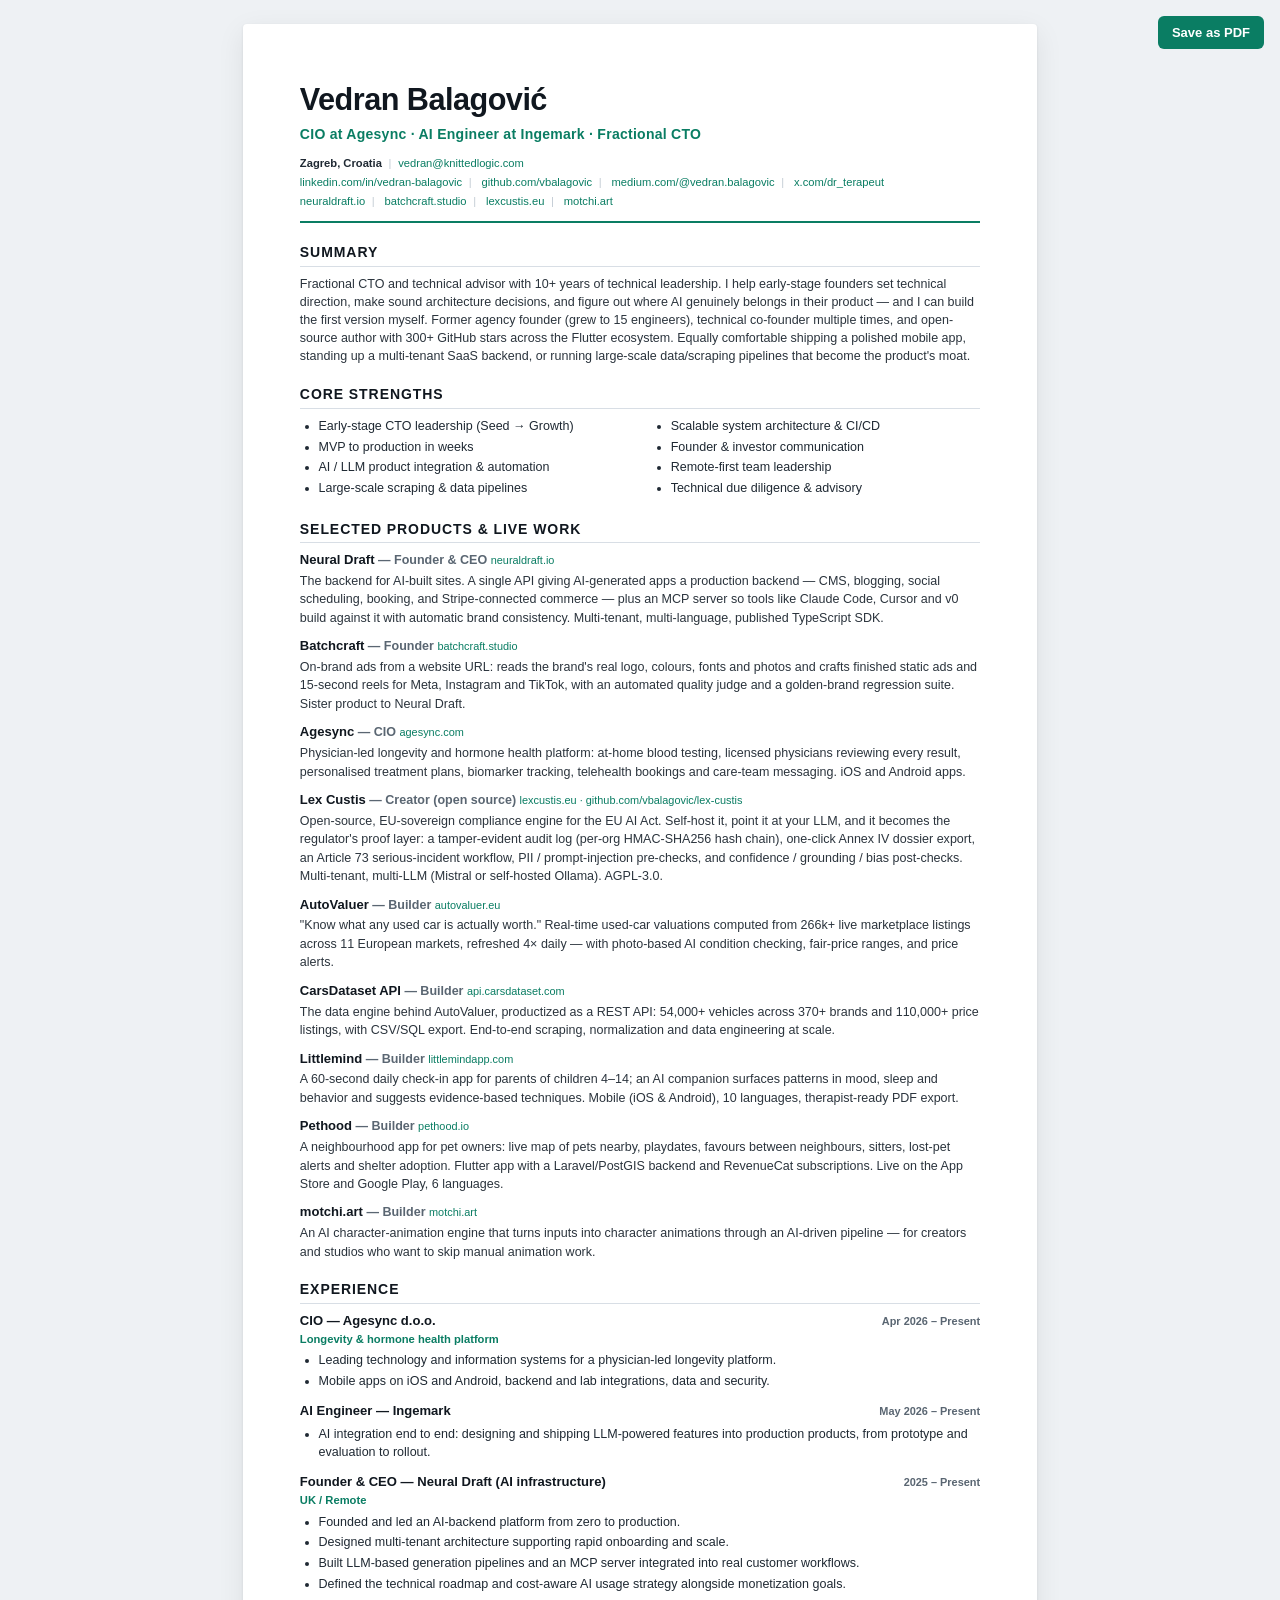
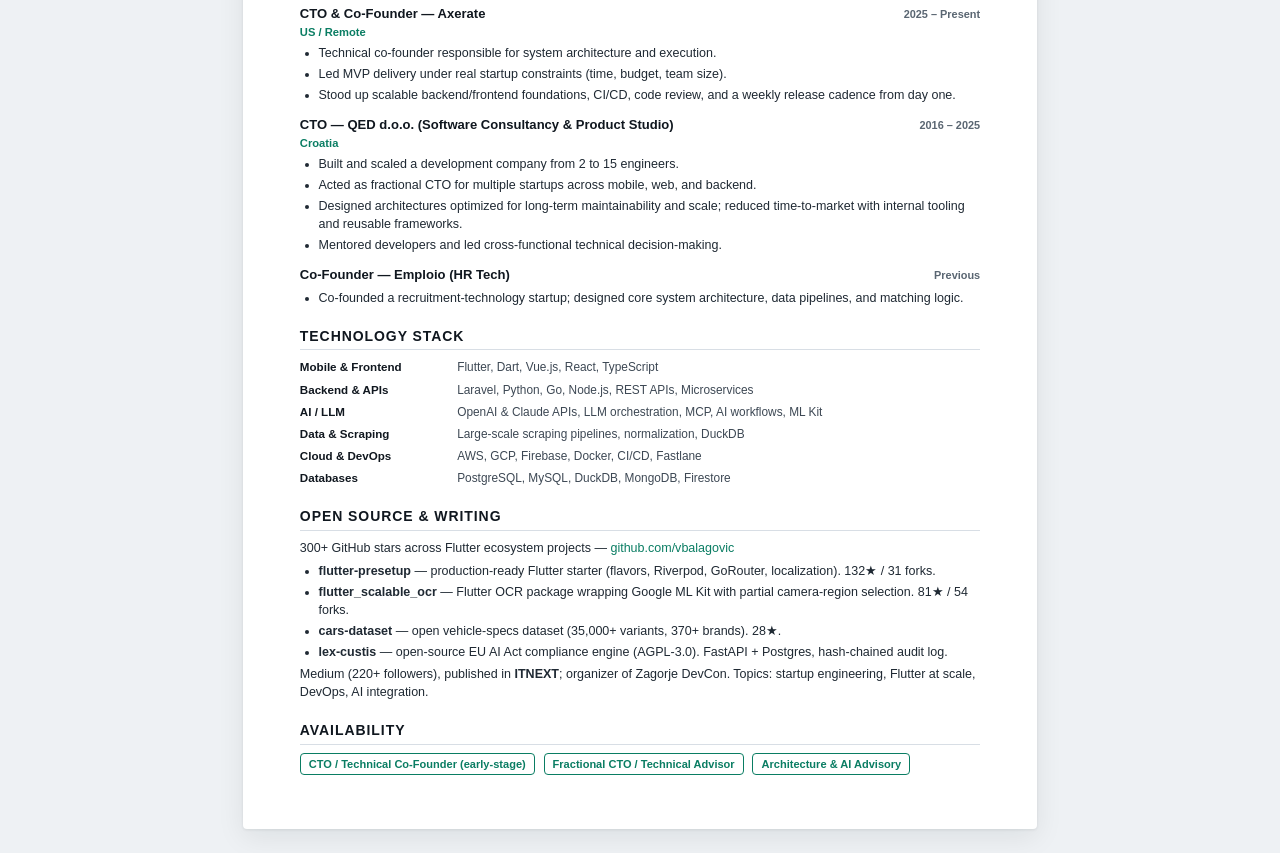
<file: cv-print.html>
<!DOCTYPE html>
<html lang="en">
<head>
<meta charset="UTF-8" />
<meta name="viewport" content="width=device-width, initial-scale=1" />
<title>Vedran Balagović — CV</title>
<style>
  @page {
    size: A4;
    margin: 14mm 15mm 13mm 15mm;
    @bottom-center {
      content: "Vedran Balagović — CV";
      font-family: Helvetica, Arial, sans-serif;
      font-size: 7.5pt; color: #9aa3ad;
    }
    @bottom-right {
      content: counter(page) " / " counter(pages);
      font-family: Helvetica, Arial, sans-serif;
      font-size: 7.5pt; color: #9aa3ad;
    }
  }
  * { box-sizing: border-box; }
  body {
    font-family: Helvetica, Arial, sans-serif;
    font-size: 9.4pt;
    line-height: 1.45;
    color: #1f2933;
    margin: 0;
  }
  a { color: #0a7d63; text-decoration: none; }

  /* ---- header ---- */
  .head { border-bottom: 2.2pt solid #0a7d63; padding-bottom: 8pt; margin-bottom: 12pt; }
  .name { font-size: 23pt; font-weight: 800; letter-spacing: -0.4pt; color: #10171f; margin: 0; }
  .role { font-size: 10.5pt; font-weight: 600; color: #0a7d63; margin: 2pt 0 7pt; letter-spacing: 0.2pt; }
  .contact { font-size: 8.4pt; color: #3d4854; line-height: 1.7; }
  .contact b { color: #1f2933; }
  .contact a { white-space: nowrap; }
  .sep { color: #c2cbd4; padding: 0 5pt; }

  /* ---- sections ---- */
  h2 {
    font-size: 10.5pt; font-weight: 800; text-transform: uppercase; letter-spacing: 0.7pt;
    color: #10171f; margin: 14pt 0 6pt; padding-bottom: 2.5pt;
    border-bottom: 0.6pt solid #d8dee5;
  }
  p { margin: 0 0 5pt; }
  .summary { color: #2b343d; }

  ul { margin: 3pt 0 0; padding-left: 14pt; }
  li { margin-bottom: 2pt; }

  /* ---- two-column strengths/stack ---- */
  .cols { column-count: 2; column-gap: 18pt; }
  .cols ul { margin-top: 0; }

  /* ---- products ---- */
  .item { margin-bottom: 8pt; }
  .item-title { font-weight: 700; color: #10171f; font-size: 9.8pt; }
  .item-meta { color: #5a6672; font-weight: 600; }
  .item-link { font-size: 8.2pt; color: #0a7d63; }
  .item p { margin-top: 1.5pt; color: #2b343d; }

  /* ---- experience ---- */
  .job { margin-bottom: 9pt; }
  .job-head { display: flex; justify-content: space-between; align-items: baseline; }
  .job-title { font-weight: 700; color: #10171f; font-size: 9.8pt; }
  .job-when { font-size: 8.2pt; color: #5a6672; font-weight: 600; white-space: nowrap; }
  .job-sub { font-size: 8.4pt; color: #0a7d63; font-weight: 600; margin: 0 0 2pt; }

  /* ---- stack ---- */
  .stack-row { margin-bottom: 3pt; }
  .stack-row b { display: inline-block; min-width: 118pt; color: #10171f; font-size: 8.7pt; }
  .stack-row span { color: #3d4854; font-size: 8.9pt; }

  .avail span {
    display: inline-block; border: 0.7pt solid #0a7d63; color: #0a7d63;
    border-radius: 3pt; padding: 1.5pt 6pt; font-size: 8.3pt; font-weight: 600;
    margin: 0 4pt 4pt 0;
  }
  .keep { page-break-inside: avoid; }

  /* ---- on screen: an A4 sheet with margins ---- */
  @media screen {
    html { background: #eef1f4; }
    body { max-width: 210mm; margin: 24px auto; padding: 14mm 15mm 13mm; background: #fff;
           box-shadow: 0 1px 3px rgba(16,23,31,.08), 0 8px 28px rgba(16,23,31,.08); border-radius: 4px; }
    .print-btn { position: fixed; top: 16px; right: 16px; font: 600 13px Helvetica, Arial, sans-serif;
                 background: #0a7d63; color: #fff; border: 0; border-radius: 6px; padding: 9px 14px; cursor: pointer; }
  }
  @media screen and (max-width: 820px) {
    body { margin: 0; padding: 20px 16px; box-shadow: none; border-radius: 0; }
    .job-head { flex-wrap: wrap; gap: 0 8pt; }
    .print-btn { position: static; display: block; margin: 0 0 14px auto; }
    .cols { column-count: 1; }
    .stack-row b { display: block; min-width: 0; }
    a { overflow-wrap: anywhere; }
  }
  @media print { .print-btn { display: none; } }
</style>
</head>
<body>
  <button class="print-btn" onclick="window.print()">Save as PDF</button>

  <div class="head">
    <div class="name">Vedran Balagović</div>
    <div class="role">CIO at Agesync · AI Engineer at Ingemark · Fractional CTO</div>
    <div class="contact">
      <b>Zagreb, Croatia</b><span class="sep">|</span><a href="mailto:vedran@knittedlogic.com">vedran@knittedlogic.com</a><br/>
      <a href="https://linkedin.com/in/vedran-balagovic">linkedin.com/in/vedran-balagovic</a><span class="sep">|</span>
      <a href="https://github.com/vbalagovic">github.com/vbalagovic</a><span class="sep">|</span>
      <a href="https://medium.com/@vedran.balagovic">medium.com/@vedran.balagovic</a><span class="sep">|</span>
      <a href="https://x.com/dr_terapeut">x.com/dr_terapeut</a><br/>
      <a href="https://neuraldraft.io">neuraldraft.io</a><span class="sep">|</span>
      <a href="https://batchcraft.studio">batchcraft.studio</a><span class="sep">|</span>
      <a href="https://lexcustis.eu">lexcustis.eu</a><span class="sep">|</span>
      <a href="https://motchi.art">motchi.art</a>
    </div>
  </div>

  <h2>Summary</h2>
  <p class="summary">
    Fractional CTO and technical advisor with 10+ years of technical leadership. I help early-stage
    founders set technical direction, make sound architecture decisions, and figure out where AI genuinely
    belongs in their product — and I can build the first version myself. Former agency founder (grew to 15 engineers), technical co-founder multiple
    times, and open-source author with 300+ GitHub stars across the Flutter ecosystem. Equally comfortable
    shipping a polished mobile app, standing up a multi-tenant SaaS backend, or running large-scale
    data/scraping pipelines that become the product's moat.
  </p>

  <h2>Core Strengths</h2>
  <div class="cols">
    <ul>
      <li>Early-stage CTO leadership (Seed → Growth)</li>
      <li>MVP to production in weeks</li>
      <li>AI / LLM product integration &amp; automation</li>
      <li>Large-scale scraping &amp; data pipelines</li>
      <li>Scalable system architecture &amp; CI/CD</li>
      <li>Founder &amp; investor communication</li>
      <li>Remote-first team leadership</li>
      <li>Technical due diligence &amp; advisory</li>
    </ul>
  </div>

  <h2>Selected Products &amp; Live Work</h2>

  <div class="item keep">
    <span class="item-title">Neural Draft</span> <span class="item-meta">— Founder &amp; CEO</span>
    <span class="item-link"><a href="https://neuraldraft.io">neuraldraft.io</a></span>
    <p>The backend for AI-built sites. A single API giving AI-generated apps a production backend — CMS,
    blogging, social scheduling, booking, and Stripe-connected commerce — plus an MCP server so tools like
    Claude Code, Cursor and v0 build against it with automatic brand consistency. Multi-tenant, multi-language,
    published TypeScript SDK.</p>
  </div>

  <div class="item keep">
    <span class="item-title">Batchcraft</span> <span class="item-meta">— Founder</span>
    <span class="item-link"><a href="https://batchcraft.studio">batchcraft.studio</a></span>
    <p>On-brand ads from a website URL: reads the brand's real logo, colours, fonts and photos and crafts
    finished static ads and 15-second reels for Meta, Instagram and TikTok, with an automated quality judge
    and a golden-brand regression suite. Sister product to Neural Draft.</p>
  </div>

  <div class="item keep">
    <span class="item-title">Agesync</span> <span class="item-meta">— CIO</span>
    <span class="item-link"><a href="https://agesync.com">agesync.com</a></span>
    <p>Physician-led longevity and hormone health platform: at-home blood testing, licensed physicians
    reviewing every result, personalised treatment plans, biomarker tracking, telehealth bookings and
    care-team messaging. iOS and Android apps.</p>
  </div>

  <div class="item keep">
    <span class="item-title">Lex Custis</span> <span class="item-meta">— Creator (open source)</span>
    <span class="item-link"><a href="https://lexcustis.eu">lexcustis.eu</a> · <a href="https://github.com/vbalagovic/lex-custis">github.com/vbalagovic/lex-custis</a></span>
    <p>Open-source, EU-sovereign compliance engine for the EU AI Act. Self-host it, point it at your LLM, and
    it becomes the regulator's proof layer: a tamper-evident audit log (per-org HMAC-SHA256 hash chain),
    one-click Annex IV dossier export, an Article 73 serious-incident workflow, PII / prompt-injection
    pre-checks, and confidence / grounding / bias post-checks. Multi-tenant, multi-LLM (Mistral or
    self-hosted Ollama). AGPL-3.0.</p>
  </div>

  <div class="item keep">
    <span class="item-title">AutoValuer</span> <span class="item-meta">— Builder</span>
    <span class="item-link"><a href="https://autovaluer.eu">autovaluer.eu</a></span>
    <p>"Know what any used car is actually worth." Real-time used-car valuations computed from 266k+ live
    marketplace listings across 11 European markets, refreshed 4× daily — with photo-based AI condition
    checking, fair-price ranges, and price alerts.</p>
  </div>

  <div class="item keep">
    <span class="item-title">CarsDataset API</span> <span class="item-meta">— Builder</span>
    <span class="item-link"><a href="https://api.carsdataset.com">api.carsdataset.com</a></span>
    <p>The data engine behind AutoValuer, productized as a REST API: 54,000+ vehicles across 370+ brands and
    110,000+ price listings, with CSV/SQL export. End-to-end scraping, normalization and data engineering at scale.</p>
  </div>

  <div class="item keep">
    <span class="item-title">Littlemind</span> <span class="item-meta">— Builder</span>
    <span class="item-link"><a href="https://littlemindapp.com/en">littlemindapp.com</a></span>
    <p>A 60-second daily check-in app for parents of children 4–14; an AI companion surfaces patterns in mood,
    sleep and behavior and suggests evidence-based techniques. Mobile (iOS &amp; Android), 10 languages,
    therapist-ready PDF export.</p>
  </div>

  <div class="item keep">
    <span class="item-title">Pethood</span> <span class="item-meta">— Builder</span>
    <span class="item-link"><a href="https://pethood.io">pethood.io</a></span>
    <p>A neighbourhood app for pet owners: live map of pets nearby, playdates, favours between neighbours,
    sitters, lost-pet alerts and shelter adoption. Flutter app with a Laravel/PostGIS backend and
    RevenueCat subscriptions. Live on the App Store and Google Play, 6 languages.</p>
  </div>

  <div class="item keep">
    <span class="item-title">motchi.art</span> <span class="item-meta">— Builder</span>
    <span class="item-link"><a href="https://motchi.art">motchi.art</a></span>
    <p>An AI character-animation engine that turns inputs into character animations through an AI-driven
    pipeline — for creators and studios who want to skip manual animation work.</p>
  </div>

  <h2>Experience</h2>

  <div class="job keep">
    <div class="job-head"><span class="job-title">CIO — Agesync d.o.o.</span><span class="job-when">Apr 2026 – Present</span></div>
    <div class="job-sub">Longevity &amp; hormone health platform</div>
    <ul>
      <li>Leading technology and information systems for a physician-led longevity platform.</li>
      <li>Mobile apps on iOS and Android, backend and lab integrations, data and security.</li>
    </ul>
  </div>

  <div class="job keep">
    <div class="job-head"><span class="job-title">AI Engineer — Ingemark</span><span class="job-when">May 2026 – Present</span></div>
    <ul>
      <li>AI integration end to end: designing and shipping LLM-powered features into production products, from prototype and evaluation to rollout.</li>
    </ul>
  </div>

  <div class="job keep">
    <div class="job-head"><span class="job-title">Founder &amp; CEO — Neural Draft (AI infrastructure)</span><span class="job-when">2025 – Present</span></div>
    <div class="job-sub">UK / Remote</div>
    <ul>
      <li>Founded and led an AI-backend platform from zero to production.</li>
      <li>Designed multi-tenant architecture supporting rapid onboarding and scale.</li>
      <li>Built LLM-based generation pipelines and an MCP server integrated into real customer workflows.</li>
      <li>Defined the technical roadmap and cost-aware AI usage strategy alongside monetization goals.</li>
    </ul>
  </div>

  <div class="job keep">
    <div class="job-head"><span class="job-title">CTO &amp; Co-Founder — Axerate</span><span class="job-when">2025 – Present</span></div>
    <div class="job-sub">US / Remote</div>
    <ul>
      <li>Technical co-founder responsible for system architecture and execution.</li>
      <li>Led MVP delivery under real startup constraints (time, budget, team size).</li>
      <li>Stood up scalable backend/frontend foundations, CI/CD, code review, and a weekly release cadence from day one.</li>
    </ul>
  </div>

  <div class="job keep">
    <div class="job-head"><span class="job-title">CTO — QED d.o.o. (Software Consultancy &amp; Product Studio)</span><span class="job-when">2016 – 2025</span></div>
    <div class="job-sub">Croatia</div>
    <ul>
      <li>Built and scaled a development company from 2 to 15 engineers.</li>
      <li>Acted as fractional CTO for multiple startups across mobile, web, and backend.</li>
      <li>Designed architectures optimized for long-term maintainability and scale; reduced time-to-market with internal tooling and reusable frameworks.</li>
      <li>Mentored developers and led cross-functional technical decision-making.</li>
    </ul>
  </div>

  <div class="job keep">
    <div class="job-head"><span class="job-title">Co-Founder — Emploio (HR Tech)</span><span class="job-when">Previous</span></div>
    <ul>
      <li>Co-founded a recruitment-technology startup; designed core system architecture, data pipelines, and matching logic.</li>
    </ul>
  </div>

  <h2>Technology Stack</h2>
  <div class="stack-row"><b>Mobile &amp; Frontend</b><span>Flutter, Dart, Vue.js, React, TypeScript</span></div>
  <div class="stack-row"><b>Backend &amp; APIs</b><span>Laravel, Python, Go, Node.js, REST APIs, Microservices</span></div>
  <div class="stack-row"><b>AI / LLM</b><span>OpenAI &amp; Claude APIs, LLM orchestration, MCP, AI workflows, ML Kit</span></div>
  <div class="stack-row"><b>Data &amp; Scraping</b><span>Large-scale scraping pipelines, normalization, DuckDB</span></div>
  <div class="stack-row"><b>Cloud &amp; DevOps</b><span>AWS, GCP, Firebase, Docker, CI/CD, Fastlane</span></div>
  <div class="stack-row"><b>Databases</b><span>PostgreSQL, MySQL, DuckDB, MongoDB, Firestore</span></div>

  <h2>Open Source &amp; Writing</h2>
  <p style="margin-bottom:4pt;">300+ GitHub stars across Flutter ecosystem projects — <a href="https://github.com/vbalagovic">github.com/vbalagovic</a></p>
  <ul style="margin-top:0;">
    <li><b>flutter-presetup</b> — production-ready Flutter starter (flavors, Riverpod, GoRouter, localization). 132★ / 31 forks.</li>
    <li><b>flutter_scalable_ocr</b> — Flutter OCR package wrapping Google ML Kit with partial camera-region selection. 81★ / 54 forks.</li>
    <li><b>cars-dataset</b> — open vehicle-specs dataset (35,000+ variants, 370+ brands). 28★.</li>
    <li><b>lex-custis</b> — open-source EU AI Act compliance engine (AGPL-3.0). FastAPI + Postgres, hash-chained audit log.</li>
  </ul>
  <p style="margin-top:3pt;">Medium (220+ followers), published in <b>ITNEXT</b>; organizer of Zagorje DevCon. Topics: startup engineering, Flutter at scale, DevOps, AI integration.</p>

  <h2>Availability</h2>
  <div class="avail">
    <span>CTO / Technical Co-Founder (early-stage)</span>
    <span>Fractional CTO / Technical Advisor</span>
    <span>Architecture &amp; AI Advisory</span>
  </div>

</body>
</html>
</file>
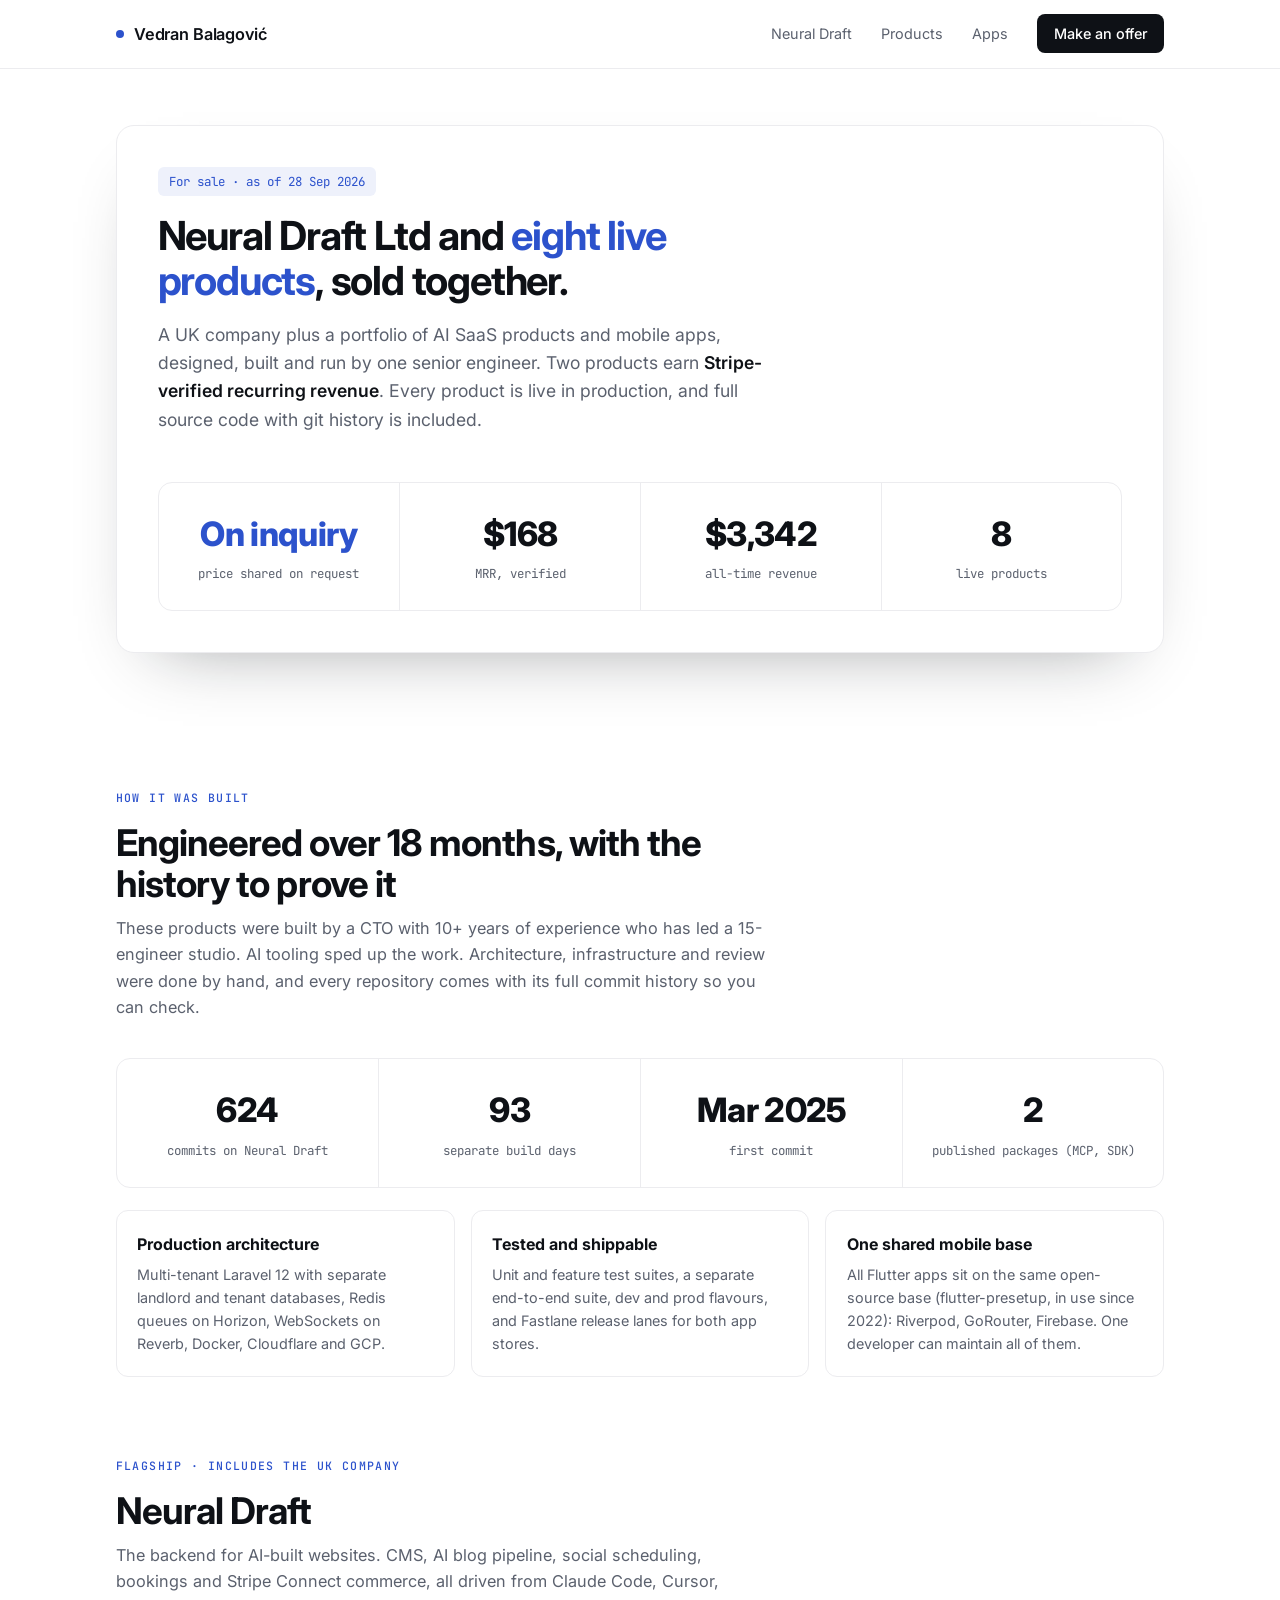
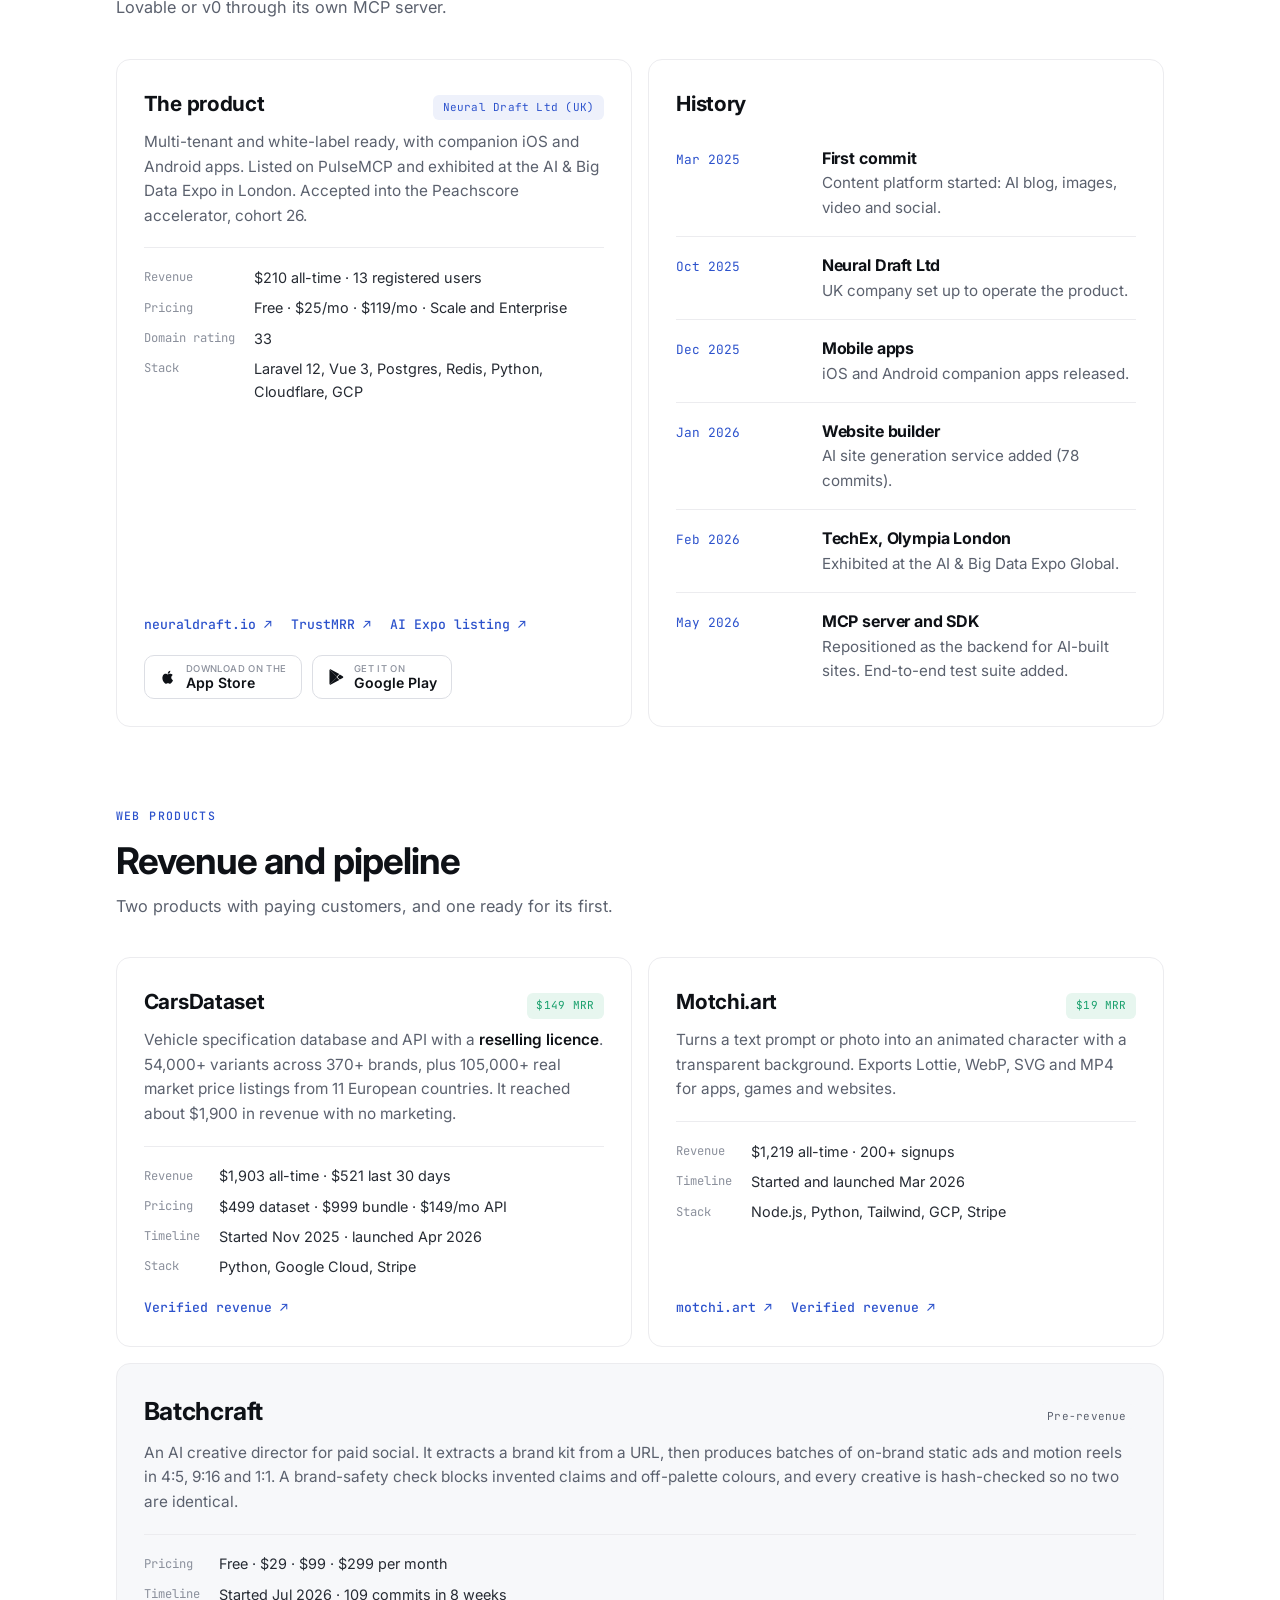
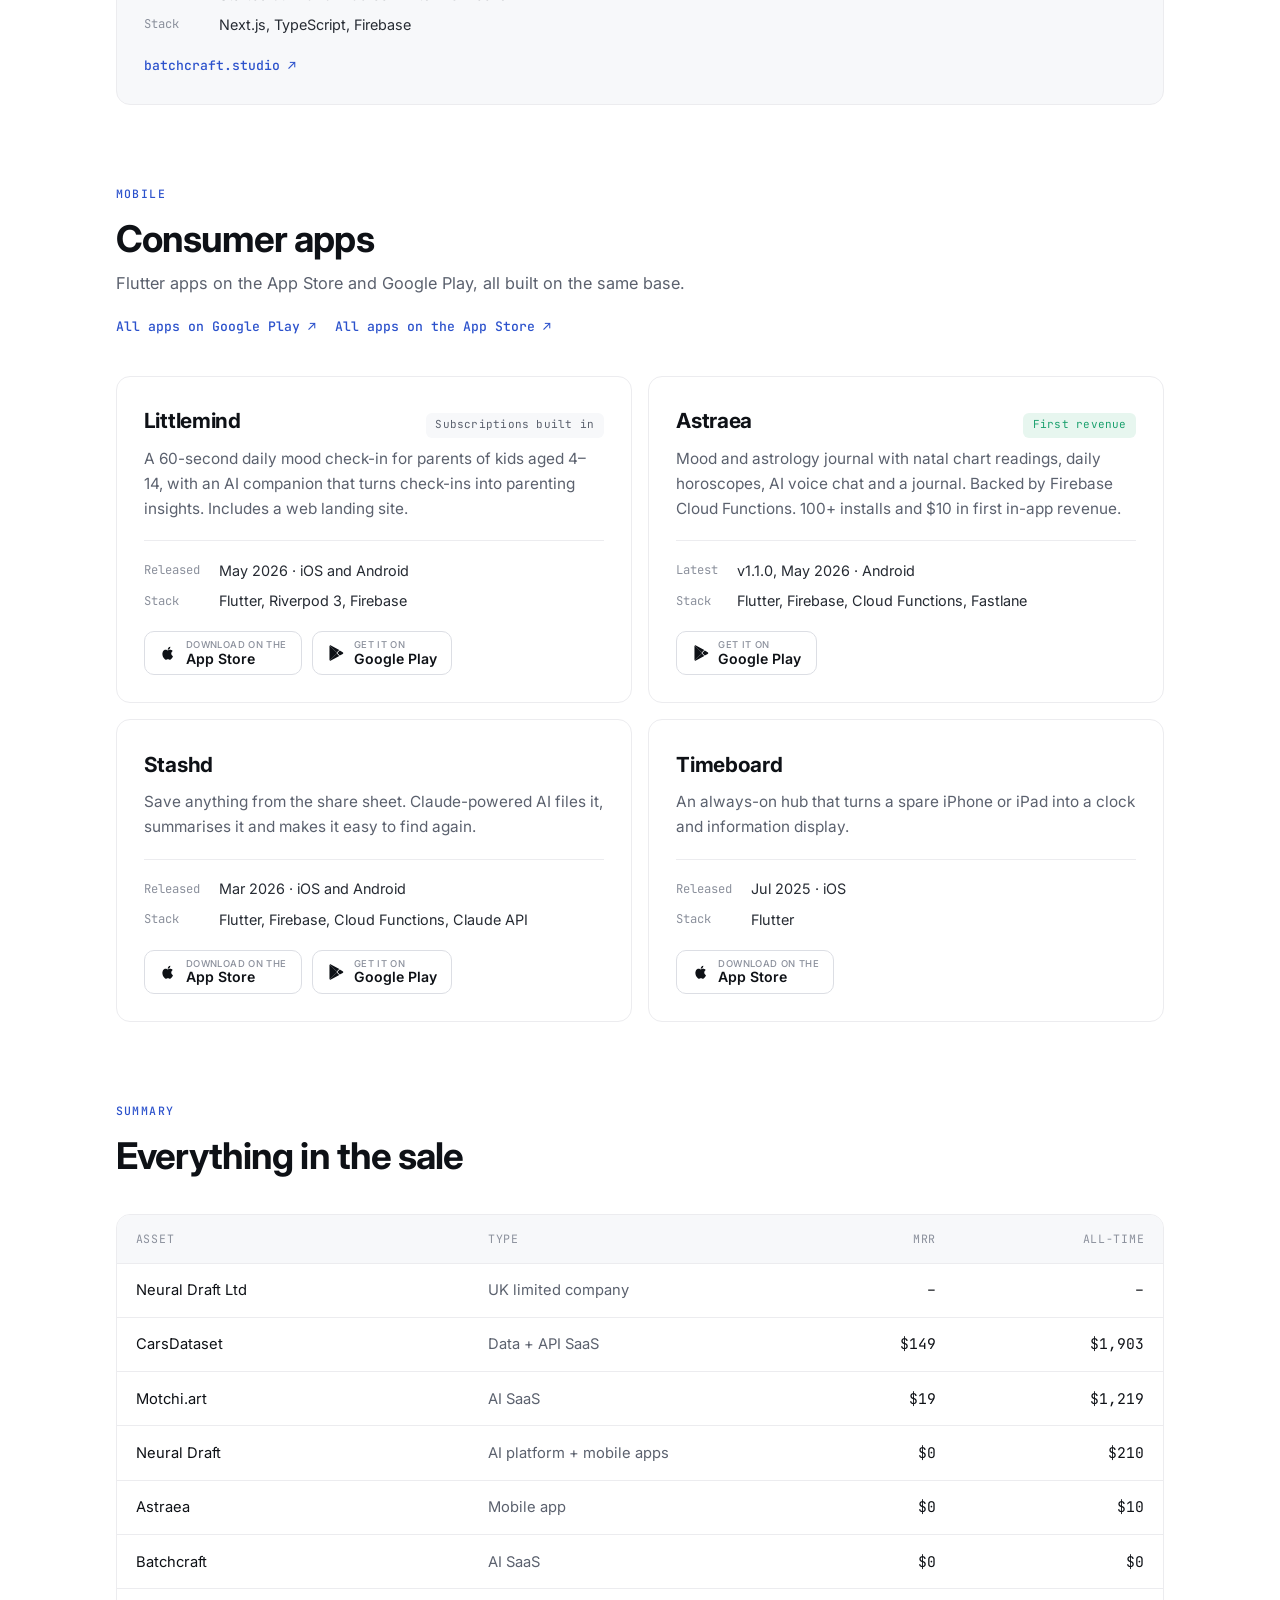
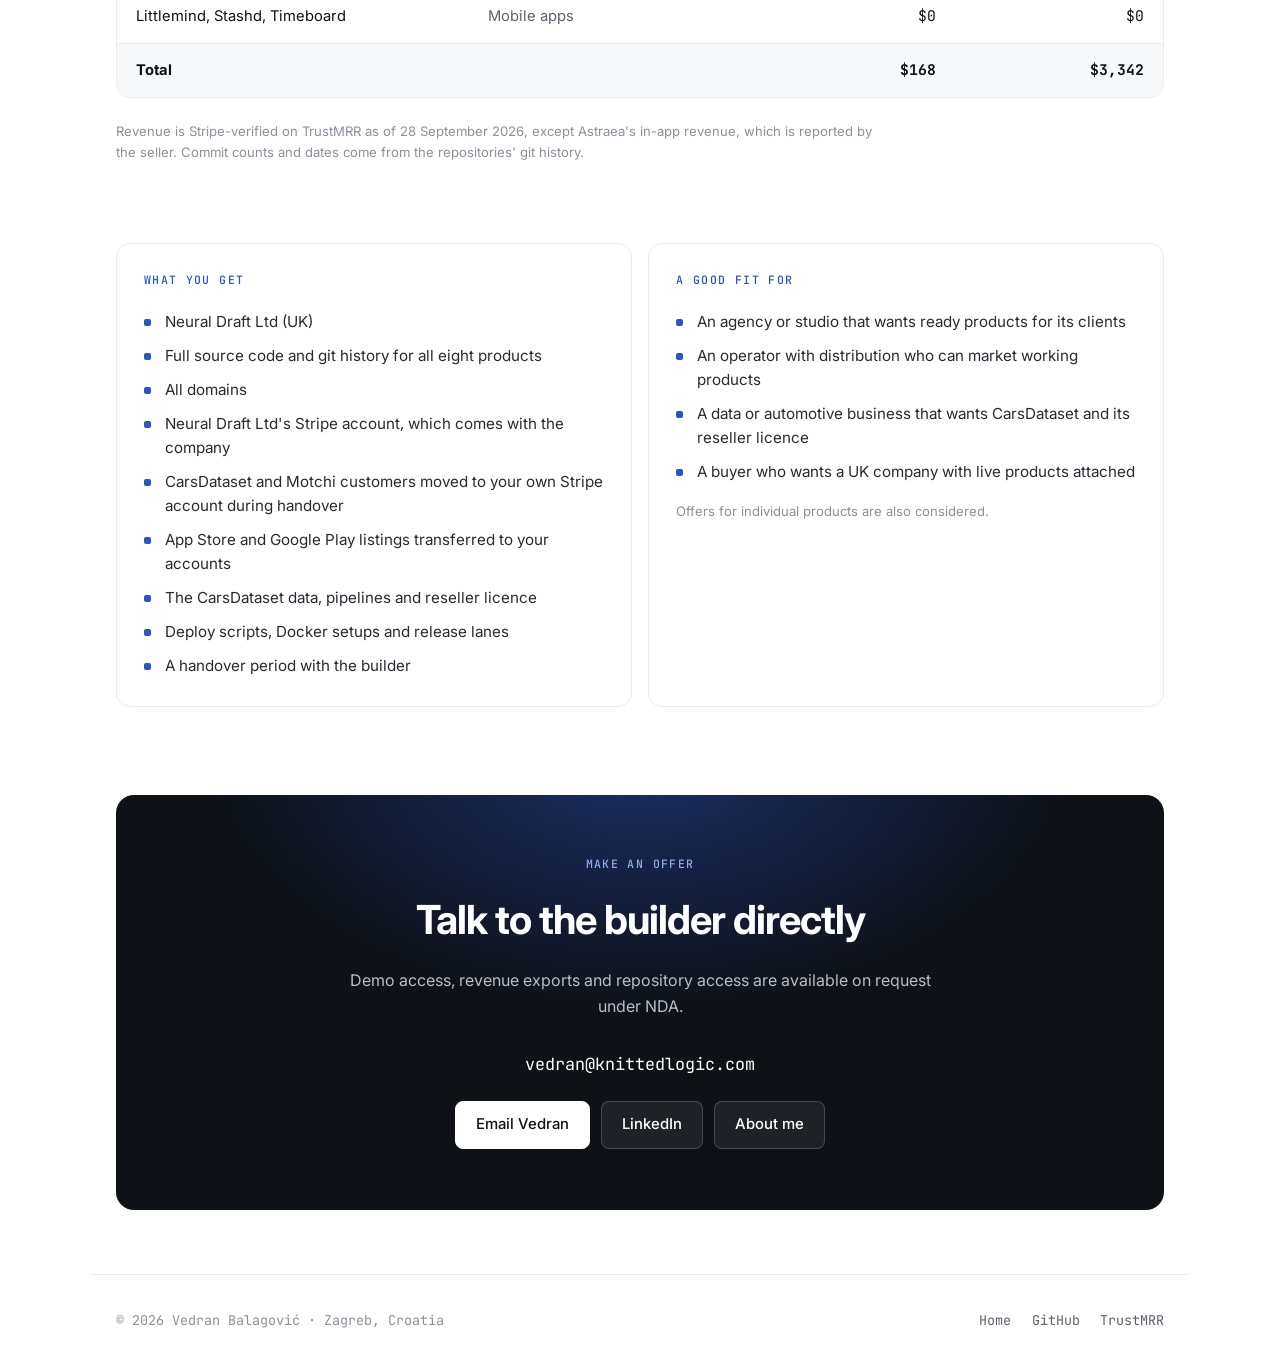
<file: sale.html>
<!DOCTYPE html>
<html lang="en">
<head>
  <meta charset="UTF-8" />
  <meta name="viewport" content="width=device-width, initial-scale=1.0" />
  <title>Portfolio for sale — Neural Draft Ltd + 8 products</title>
  <meta name="description" content="Neural Draft Ltd (UK) plus eight live AI products and mobile apps, with Stripe-verified revenue, full source code and git history." />
  <meta name="robots" content="noindex" />
  <meta property="og:title" content="Portfolio for sale — Neural Draft Ltd + 8 products" />
  <meta property="og:description" content="Eight live AI products and mobile apps plus a UK company. Stripe-verified revenue, full source and history included." />
  <meta property="og:type" content="website" />
  <meta property="og:url" content="https://vbalagovic.github.io/sale.html" />
  <link rel="icon" href="data:image/svg+xml,<svg xmlns='http://www.w3.org/2000/svg' viewBox='0 0 100 100'><circle cx='50' cy='50' r='42' fill='%232c52cc'/></svg>" />
  <link rel="preconnect" href="https://fonts.googleapis.com" />
  <link rel="preconnect" href="https://fonts.gstatic.com" crossorigin />
  <link href="https://fonts.googleapis.com/css2?family=Inter:wght@400;500;600;700;800&family=JetBrains+Mono:wght@400;500;600&display=swap" rel="stylesheet" />
  <link rel="stylesheet" href="style.css" />
  <style>
    .sale-tag { display:inline-flex; align-items:center; gap:.5rem; font-family:'JetBrains Mono',monospace; font-size:.78rem; color:var(--accent); background:var(--accent-wash); padding:.3rem .7rem; border-radius:6px; }
    .stat__num--accent { color: var(--accent); }
    .facts { display:grid; grid-template-columns:auto 1fr; gap:.45rem 1.2rem; margin-top:1.2rem; padding-top:1.1rem; border-top:1px solid var(--line); font-size:.9rem; }
    .facts dt { color:var(--faint); font-family:'JetBrains Mono',monospace; font-size:.76rem; padding-top:.15rem; }
    .facts dd { color:var(--ink-soft); overflow-wrap:anywhere; }
    .card__role--rev { color: var(--ok); background: #e7f6ef; }
    .proof { display:grid; grid-template-columns:repeat(3,1fr); gap:1rem; margin-top:1.4rem; }
    .proof div { background:var(--card); border:1px solid var(--line); border-radius:12px; padding:1.3rem; }
    .proof h3 { font-size:1rem; font-weight:700; margin-bottom:.35rem; }
    .proof p { color:var(--muted); font-size:.9rem; }
    .tl--nd .tl { grid-template-columns:120px 1fr; padding:1rem 0; }
    .tl--nd .tl__body h3 { font-size:1rem; }
    .ledger { border:1px solid var(--line); border-radius:var(--r); overflow:hidden; }
    .ledger__row { display:grid; grid-template-columns:1.4fr 1.2fr .6fr .8fr; gap:1rem; padding:.9rem 1.2rem; border-top:1px solid var(--line); font-size:.92rem; align-items:baseline; }
    .ledger__row:first-child { border-top:none; background:var(--bg-soft); font-family:'JetBrains Mono',monospace; font-size:.72rem; text-transform:uppercase; letter-spacing:.06em; color:var(--faint); }
    .ledger__row--total { background:var(--bg-soft); font-weight:700; }
    .ledger .n { font-family:'JetBrains Mono',monospace; font-variant-numeric:tabular-nums; text-align:right; }
    .ledger .m { color:var(--muted); }
    .ledger .lbl { display:none; }
    .incl { list-style:none; display:flex; flex-direction:column; gap:.6rem; margin-top:.4rem; }
    .incl li { padding-left:1.3rem; position:relative; color:var(--ink-soft); font-size:.95rem; }
    .incl li::before { content:""; position:absolute; left:0; top:.6em; width:7px; height:7px; border-radius:2px; background:var(--accent); }
    .contact__email { font-family:'JetBrains Mono',monospace; font-size:1.05rem; color:#fff; user-select:all; display:block; margin-bottom:1.4rem; }
    .note { margin-top:1.4rem; font-size:.82rem; color:var(--faint); max-width:760px; }
    @media (max-width:760px) {
      .proof { grid-template-columns:1fr; }
      .tl--nd .tl { grid-template-columns:1fr; gap:.2rem; }
      .ledger__row:first-child { display:none; }
      .ledger__row { grid-template-columns:1fr auto; gap:.25rem 1rem; }
      .ledger__row > :nth-child(2) { grid-column:1 / -1; order:3; font-size:.84rem; }
      .ledger .n { text-align:left; }
      .ledger .lbl { display:inline; color:var(--faint); font-size:.72rem; margin-right:.35rem; }
      .ledger__row > .n:nth-child(3) { order:4; }
      .ledger__row > .n:nth-child(4) { order:2; }
      .ledger__row > :nth-child(1) { order:1; }
      .facts { grid-template-columns:1fr; gap:.1rem; }
      .facts dd { margin-bottom:.45rem; }
    }
  </style>
</head>
<body>
  <header class="nav">
    <div class="nav__in">
      <a href="./" class="nav__brand"><span class="nav__dot"></span><span class="nav__full">Vedran Balagović</span><span class="nav__short">VB</span></a>
      <nav class="nav__links" aria-label="Primary">
        <a href="#neural-draft">Neural Draft</a>
        <a href="#products">Products</a>
        <a href="#apps">Apps</a>
        <a href="#contact" class="nav__cta">Make an offer</a>
      </nav>
    </div>
  </header>

  <main id="top">
    <section class="hero">
      <div class="hero__card">
        <span class="sale-tag">For sale · as of 28 Sep 2026</span>
        <p class="hero__headline" style="margin-top:1.1rem">Neural Draft Ltd and <span>eight live products</span>, sold together.</p>
        <p class="hero__pitch">
          A UK company plus a portfolio of AI SaaS products and mobile apps, designed, built and run by
          one senior engineer. Two products earn <strong>Stripe-verified recurring revenue</strong>.
          Every product is live in production, and full source code with git history is included.
        </p>
        <div class="stats">
          <div class="stat"><span class="stat__num stat__num--accent">On inquiry</span><span class="stat__label">price shared on request</span></div>
          <div class="stat"><span class="stat__num">$168</span><span class="stat__label">MRR, verified</span></div>
          <div class="stat"><span class="stat__num">$3,342</span><span class="stat__label">all-time revenue</span></div>
          <div class="stat"><span class="stat__num">8</span><span class="stat__label">live products</span></div>
        </div>
      </div>
    </section>

    <section class="section" id="built">
      <div class="section__head">
        <span class="eyebrow">How it was built</span>
        <h2>Engineered over 18 months, with the history to prove it</h2>
        <p>These products were built by a CTO with 10+ years of experience who has led a 15-engineer studio. AI tooling sped up the work. Architecture, infrastructure and review were done by hand, and every repository comes with its full commit history so you can check.</p>
      </div>
      <div class="stats" style="margin-top:0">
        <div class="stat"><span class="stat__num">624</span><span class="stat__label">commits on Neural Draft</span></div>
        <div class="stat"><span class="stat__num">93</span><span class="stat__label">separate build days</span></div>
        <div class="stat"><span class="stat__num">Mar 2025</span><span class="stat__label">first commit</span></div>
        <div class="stat"><span class="stat__num">2</span><span class="stat__label">published packages (MCP, SDK)</span></div>
      </div>
      <div class="proof">
        <div><h3>Production architecture</h3><p>Multi-tenant Laravel 12 with separate landlord and tenant databases, Redis queues on Horizon, WebSockets on Reverb, Docker, Cloudflare and GCP.</p></div>
        <div><h3>Tested and shippable</h3><p>Unit and feature test suites, a separate end-to-end suite, dev and prod flavours, and Fastlane release lanes for both app stores.</p></div>
        <div><h3>One shared mobile base</h3><p>All Flutter apps sit on the same open-source base (flutter-presetup, in use since 2022): Riverpod, GoRouter, Firebase. One developer can maintain all of them.</p></div>
      </div>
    </section>

    <section class="section" id="neural-draft">
      <div class="section__head">
        <span class="eyebrow">Flagship · includes the UK company</span>
        <h2>Neural Draft</h2>
        <p>The backend for AI-built websites. CMS, AI blog pipeline, social scheduling, bookings and Stripe Connect commerce, all driven from Claude Code, Cursor, Lovable or v0 through its own MCP server.</p>
      </div>
      <div class="cards">
        <article class="card">
          <div class="card__top"><h3>The product</h3><span class="card__role">Neural Draft Ltd (UK)</span></div>
          <p class="card__desc">Multi-tenant and white-label ready, with companion iOS and Android apps. Listed on PulseMCP and exhibited at the AI &amp; Big Data Expo in London. Accepted into the Peachscore accelerator, cohort 26.</p>
          <dl class="facts">
            <dt>Revenue</dt><dd>$210 all-time · 13 registered users</dd>
            <dt>Pricing</dt><dd>Free · $25/mo · $119/mo · Scale and Enterprise</dd>
            <dt>Domain rating</dt><dd>33</dd>
            <dt>Stack</dt><dd>Laravel 12, Vue 3, Postgres, Redis, Python, Cloudflare, GCP</dd>
          </dl>
          <div class="spacer"></div>
          <div class="card__links">
            <a class="card__link" href="https://neuraldraft.io" target="_blank" rel="noopener">neuraldraft.io ↗</a>
            <a class="card__link" href="https://trustmrr.com/startup/neural-draft" target="_blank" rel="noopener">TrustMRR ↗</a>
            <a class="card__link" href="https://www.ai-expo.net/global/partner/neural-draft/" target="_blank" rel="noopener">AI Expo listing ↗</a>
          </div>
          <div class="stores">
            <a class="store" href="https://apps.apple.com/us/app/neural-draft/id6755933471" target="_blank" rel="noopener" aria-label="Neural Draft on the App Store"><svg viewBox="0 0 24 24" aria-hidden="true"><use href="#i-apple"/></svg><span><small>Download on the</small>App Store</span></a>
            <a class="store" href="https://play.google.com/store/apps/details?id=io.neuraldraft.app" target="_blank" rel="noopener" aria-label="Neural Draft on Google Play"><svg viewBox="0 0 24 24" aria-hidden="true"><use href="#i-play"/></svg><span><small>Get it on</small>Google Play</span></a>
          </div>
        </article>
        <article class="card">
          <div class="card__top"><h3>History</h3></div>
          <div class="timeline tl--nd">
            <div class="tl"><span class="tl__when">Mar 2025</span><div class="tl__body"><h3>First commit</h3><p>Content platform started: AI blog, images, video and social.</p></div></div>
            <div class="tl"><span class="tl__when">Oct 2025</span><div class="tl__body"><h3>Neural Draft Ltd</h3><p>UK company set up to operate the product.</p></div></div>
            <div class="tl"><span class="tl__when">Dec 2025</span><div class="tl__body"><h3>Mobile apps</h3><p>iOS and Android companion apps released.</p></div></div>
            <div class="tl"><span class="tl__when">Jan 2026</span><div class="tl__body"><h3>Website builder</h3><p>AI site generation service added (78 commits).</p></div></div>
            <div class="tl"><span class="tl__when">Feb 2026</span><div class="tl__body"><h3>TechEx, Olympia London</h3><p>Exhibited at the AI &amp; Big Data Expo Global.</p></div></div>
            <div class="tl"><span class="tl__when">May 2026</span><div class="tl__body"><h3>MCP server and SDK</h3><p>Repositioned as the backend for AI-built sites. End-to-end test suite added.</p></div></div>
          </div>
        </article>
      </div>
    </section>

    <section class="section" id="products">
      <div class="section__head">
        <span class="eyebrow">Web products</span>
        <h2>Revenue and pipeline</h2>
        <p>Two products with paying customers, and one ready for its first.</p>
      </div>
      <div class="cards">
        <article class="card">
          <div class="card__top"><h3>CarsDataset</h3><span class="card__role card__role--rev">$149 MRR</span></div>
          <p class="card__desc">Vehicle specification database and API with a <strong>reselling licence</strong>. 54,000+ variants across 370+ brands, plus 105,000+ real market price listings from 11 European countries. It reached about $1,900 in revenue with no marketing.</p>
          <dl class="facts">
            <dt>Revenue</dt><dd>$1,903 all-time · $521 last 30 days</dd>
            <dt>Pricing</dt><dd>$499 dataset · $999 bundle · $149/mo API</dd>
            <dt>Timeline</dt><dd>Started Nov 2025 · launched Apr 2026</dd>
            <dt>Stack</dt><dd>Python, Google Cloud, Stripe</dd>
          </dl>
          <div class="spacer"></div>
          <div class="card__links"><a class="card__link" href="https://trustmrr.com/startup/carsdataset" target="_blank" rel="noopener">Verified revenue ↗</a></div>
        </article>
        <article class="card">
          <div class="card__top"><h3>Motchi.art</h3><span class="card__role card__role--rev">$19 MRR</span></div>
          <p class="card__desc">Turns a text prompt or photo into an animated character with a transparent background. Exports Lottie, WebP, SVG and MP4 for apps, games and websites.</p>
          <dl class="facts">
            <dt>Revenue</dt><dd>$1,219 all-time · 200+ signups</dd>
            <dt>Timeline</dt><dd>Started and launched Mar 2026</dd>
            <dt>Stack</dt><dd>Node.js, Python, Tailwind, GCP, Stripe</dd>
          </dl>
          <div class="spacer"></div>
          <div class="card__links"><a class="card__link" href="https://motchi.art" target="_blank" rel="noopener">motchi.art ↗</a><a class="card__link" href="https://trustmrr.com/startup/motchi-art" target="_blank" rel="noopener">Verified revenue ↗</a></div>
        </article>
        <article class="card card--feature">
          <div class="card__top"><h3>Batchcraft</h3><span class="card__role card__role--private">Pre-revenue</span></div>
          <p class="card__desc">An AI creative director for paid social. It extracts a brand kit from a URL, then produces batches of on-brand static ads and motion reels in 4:5, 9:16 and 1:1. A brand-safety check blocks invented claims and off-palette colours, and every creative is hash-checked so no two are identical.</p>
          <dl class="facts">
            <dt>Pricing</dt><dd>Free · $29 · $99 · $299 per month</dd>
            <dt>Timeline</dt><dd>Started Jul 2026 · 109 commits in 8 weeks</dd>
            <dt>Stack</dt><dd>Next.js, TypeScript, Firebase</dd>
          </dl>
          <div class="card__links"><a class="card__link" href="https://batchcraft.studio" target="_blank" rel="noopener">batchcraft.studio ↗</a></div>
        </article>
      </div>
    </section>

    <section class="section" id="apps">
      <div class="section__head">
        <span class="eyebrow">Mobile</span>
        <h2>Consumer apps</h2>
        <p>Flutter apps on the App Store and Google Play, all built on the same base.</p>
        <div class="card__links">
          <a class="card__link" href="https://play.google.com/store/apps/dev?id=7520165147753188094" target="_blank" rel="noopener">All apps on Google Play ↗</a>
          <a class="card__link" href="https://apps.apple.com/us/developer/vedran-balagovic/id1828156332" target="_blank" rel="noopener">All apps on the App Store ↗</a>
        </div>
      </div>
      <div class="cards">
        <article class="card">
          <div class="card__top"><h3>Littlemind</h3><span class="card__role card__role--private">Subscriptions built in</span></div>
          <p class="card__desc">A 60-second daily mood check-in for parents of kids aged 4–14, with an AI companion that turns check-ins into parenting insights. Includes a web landing site.</p>
          <dl class="facts"><dt>Released</dt><dd>May 2026 · iOS and Android</dd><dt>Stack</dt><dd>Flutter, Riverpod 3, Firebase</dd></dl>
          <div class="spacer"></div>
          <div class="stores">
            <a class="store" href="https://apps.apple.com/us/app/littlemind-kids-mood-tracker/id6771246942" target="_blank" rel="noopener" aria-label="Littlemind on the App Store"><svg viewBox="0 0 24 24" aria-hidden="true"><use href="#i-apple"/></svg><span><small>Download on the</small>App Store</span></a>
            <a class="store" href="https://play.google.com/store/apps/details?id=com.littlemind.app" target="_blank" rel="noopener" aria-label="Littlemind on Google Play"><svg viewBox="0 0 24 24" aria-hidden="true"><use href="#i-play"/></svg><span><small>Get it on</small>Google Play</span></a>
          </div>
        </article>
        <article class="card">
          <div class="card__top"><h3>Astraea</h3><span class="card__role card__role--rev">First revenue</span></div>
          <p class="card__desc">Mood and astrology journal with natal chart readings, daily horoscopes, AI voice chat and a journal. Backed by Firebase Cloud Functions. 100+ installs and $10 in first in-app revenue.</p>
          <dl class="facts"><dt>Latest</dt><dd>v1.1.0, May 2026 · Android</dd><dt>Stack</dt><dd>Flutter, Firebase, Cloud Functions, Fastlane</dd></dl>
          <div class="spacer"></div>
          <div class="stores">
            <a class="store" href="https://play.google.com/store/apps/details?id=so.astrea.app" target="_blank" rel="noopener" aria-label="Astraea on Google Play"><svg viewBox="0 0 24 24" aria-hidden="true"><use href="#i-play"/></svg><span><small>Get it on</small>Google Play</span></a>
          </div>
        </article>
        <article class="card">
          <div class="card__top"><h3>Stashd</h3></div>
          <p class="card__desc">Save anything from the share sheet. Claude-powered AI files it, summarises it and makes it easy to find again.</p>
          <dl class="facts"><dt>Released</dt><dd>Mar 2026 · iOS and Android</dd><dt>Stack</dt><dd>Flutter, Firebase, Cloud Functions, Claude API</dd></dl>
          <div class="spacer"></div>
          <div class="stores">
            <a class="store" href="https://apps.apple.com/us/app/stashd-ai-save-read-later/id6759736233" target="_blank" rel="noopener" aria-label="Stashd on the App Store"><svg viewBox="0 0 24 24" aria-hidden="true"><use href="#i-apple"/></svg><span><small>Download on the</small>App Store</span></a>
            <a class="store" href="https://play.google.com/store/apps/details?id=cx.stashd.app" target="_blank" rel="noopener" aria-label="Stashd on Google Play"><svg viewBox="0 0 24 24" aria-hidden="true"><use href="#i-play"/></svg><span><small>Get it on</small>Google Play</span></a>
          </div>
        </article>
        <article class="card">
          <div class="card__top"><h3>Timeboard</h3></div>
          <p class="card__desc">An always-on hub that turns a spare iPhone or iPad into a clock and information display.</p>
          <dl class="facts"><dt>Released</dt><dd>Jul 2025 · iOS</dd><dt>Stack</dt><dd>Flutter</dd></dl>
          <div class="spacer"></div>
          <div class="stores">
            <a class="store" href="https://apps.apple.com/us/app/timeboard-alwayson-hub/id6748942744" target="_blank" rel="noopener" aria-label="Timeboard on the App Store"><svg viewBox="0 0 24 24" aria-hidden="true"><use href="#i-apple"/></svg><span><small>Download on the</small>App Store</span></a>
          </div>
        </article>
      </div>
    </section>

    <section class="section" id="summary">
      <div class="section__head">
        <span class="eyebrow">Summary</span>
        <h2>Everything in the sale</h2>
      </div>
      <div class="ledger" role="table" aria-label="Assets in the sale">
        <div class="ledger__row" role="row"><span role="columnheader">Asset</span><span role="columnheader">Type</span><span class="n" role="columnheader">MRR</span><span class="n" role="columnheader">All-time</span></div>
        <div class="ledger__row" role="row"><span>Neural Draft Ltd</span><span class="m">UK limited company</span><span class="n">–</span><span class="n">–</span></div>
        <div class="ledger__row" role="row"><span>CarsDataset</span><span class="m">Data + API SaaS</span><span class="n"><span class="lbl">MRR</span>$149</span><span class="n"><span class="lbl">All-time</span>$1,903</span></div>
        <div class="ledger__row" role="row"><span>Motchi.art</span><span class="m">AI SaaS</span><span class="n"><span class="lbl">MRR</span>$19</span><span class="n"><span class="lbl">All-time</span>$1,219</span></div>
        <div class="ledger__row" role="row"><span>Neural Draft</span><span class="m">AI platform + mobile apps</span><span class="n"><span class="lbl">MRR</span>$0</span><span class="n"><span class="lbl">All-time</span>$210</span></div>
        <div class="ledger__row" role="row"><span>Astraea</span><span class="m">Mobile app</span><span class="n"><span class="lbl">MRR</span>$0</span><span class="n"><span class="lbl">All-time</span>$10</span></div>
        <div class="ledger__row" role="row"><span>Batchcraft</span><span class="m">AI SaaS</span><span class="n"><span class="lbl">MRR</span>$0</span><span class="n"><span class="lbl">All-time</span>$0</span></div>
        <div class="ledger__row" role="row"><span>Littlemind, Stashd, Timeboard</span><span class="m">Mobile apps</span><span class="n"><span class="lbl">MRR</span>$0</span><span class="n"><span class="lbl">All-time</span>$0</span></div>
        <div class="ledger__row ledger__row--total" role="row"><span>Total</span><span></span><span class="n"><span class="lbl">MRR</span>$168</span><span class="n"><span class="lbl">All-time</span>$3,342</span></div>
      </div>
      <p class="note">Revenue is Stripe-verified on TrustMRR as of 28 September 2026, except Astraea's in-app revenue, which is reported by the seller. Commit counts and dates come from the repositories' git history.</p>
    </section>

    <section class="section">
      <div class="cards">
        <article class="card">
          <span class="eyebrow">What you get</span>
          <ul class="incl">
            <li>Neural Draft Ltd (UK)</li>
            <li>Full source code and git history for all eight products</li>
            <li>All domains</li>
            <li>Neural Draft Ltd's Stripe account, which comes with the company</li>
            <li>CarsDataset and Motchi customers moved to your own Stripe account during handover</li>
            <li>App Store and Google Play listings transferred to your accounts</li>
            <li>The CarsDataset data, pipelines and reseller licence</li>
            <li>Deploy scripts, Docker setups and release lanes</li>
            <li>A handover period with the builder</li>
          </ul>
        </article>
        <article class="card">
          <span class="eyebrow">A good fit for</span>
          <ul class="incl">
            <li>An agency or studio that wants ready products for its clients</li>
            <li>An operator with distribution who can market working products</li>
            <li>A data or automotive business that wants CarsDataset and its reseller licence</li>
            <li>A buyer who wants a UK company with live products attached</li>
          </ul>
          <p class="note" style="margin-top:1rem">Offers for individual products are also considered.</p>
        </article>
      </div>
    </section>

    <section class="contact" id="contact">
      <div class="contact__inner">
        <span class="eyebrow">Make an offer</span>
        <h2>Talk to the builder directly</h2>
        <p class="contact__lead">Demo access, revenue exports and repository access are available on request under NDA.</p>
        <span class="contact__email">vedran@knittedlogic.com</span>
        <div class="contact__actions">
          <a class="btn btn--primary" href="mailto:vedran@knittedlogic.com?subject=Portfolio%20offer">Email Vedran</a>
          <a class="btn" href="https://linkedin.com/in/vedran-balagovic" target="_blank" rel="noopener">LinkedIn</a>
          <a class="btn" href="./">About me</a>
        </div>
      </div>
    </section>
  </main>

  <footer class="footer">
    <span>© 2026 Vedran Balagović · Zagreb, Croatia</span>
    <div class="footer__links">
      <a href="./">Home</a>
      <a href="https://github.com/vbalagovic" target="_blank" rel="noopener">GitHub</a>
      <a href="https://trustmrr.com/founder/dr_terapeut" target="_blank" rel="noopener">TrustMRR</a>
    </div>
  </footer>

  <svg width="0" height="0" style="position:absolute" aria-hidden="true">
    <symbol id="i-apple" viewBox="0 0 24 24"><path d="M16.36 12.78c-.02-2.2 1.8-3.26 1.88-3.31-1.03-1.5-2.62-1.7-3.19-1.73-1.36-.14-2.65.8-3.34.8-.69 0-1.75-.78-2.88-.76-1.48.02-2.85.86-3.61 2.19-1.54 2.67-.39 6.62 1.1 8.79.73 1.06 1.6 2.26 2.74 2.21 1.1-.04 1.51-.71 2.84-.71 1.32 0 1.7.71 2.86.69 1.18-.02 1.93-1.08 2.65-2.15.84-1.23 1.18-2.42 1.2-2.48-.03-.01-2.29-.88-2.31-3.51zM14.2 6.3c.6-.73 1.01-1.75.9-2.76-.87.03-1.92.58-2.55 1.31-.56.64-1.05 1.67-.92 2.66.97.07 1.96-.49 2.57-1.21z"/></symbol>
    <symbol id="i-play" viewBox="0 0 24 24"><path d="M3.6 2.3c-.2.2-.32.53-.32.95v17.5c0 .42.12.75.33.95l.06.05L13.4 12v-.1L3.66 2.25l-.06.05zM17 15.3l-3.26-3.25v-.1L17 8.7l.07.04 3.86 2.2c1.1.62 1.1 1.64 0 2.27l-3.86 2.2-.07-.1zM16.4 15.9 13.1 12.6l-9.5 9.5c.36.38.96.43 1.64.05l11.16-6.3zM5.24 1.85c-.68-.38-1.28-.33-1.64.05l9.5 9.5 3.3-3.3L5.24 1.85z"/></symbol>
  </svg>
</body>
</html>
</file>
<file: style.css>
:root {
  --bg: #ffffff;
  --bg-soft: #f7f8fa;
  --card: #ffffff;
  --ink: #0e1116;
  --ink-soft: #262b33;
  --muted: #5b616e;
  --faint: #8b909c;
  --line: #ececef;
  --line-strong: #dcdee4;
  --accent: #2c52cc;
  --accent-ink: #20409f;
  --accent-wash: #eef1fb;
  --ok: #1aa06d;
  --maxw: 1100px;
  --r: 14px;
}

* { box-sizing: border-box; margin: 0; padding: 0; }
html { scroll-behavior: smooth; }
body {
  font-family: 'Inter', system-ui, -apple-system, sans-serif;
  background: var(--bg);
  color: var(--ink);
  line-height: 1.6;
  -webkit-font-smoothing: antialiased;
  overflow-x: hidden;
}
a { color: inherit; text-decoration: none; }
::selection { background: var(--accent); color: #fff; }

/* ---------- shared ---------- */
.eyebrow {
  font-family: 'JetBrains Mono', monospace;
  font-size: 0.72rem; font-weight: 500;
  letter-spacing: 0.12em; text-transform: uppercase;
  color: var(--accent); display: block; margin-bottom: 0.9rem;
}
.lead { color: var(--muted); }

/* ---------- nav ---------- */
.nav {
  position: sticky; top: 0; z-index: 50;
  background: rgba(255,255,255,0.85); backdrop-filter: blur(10px);
  border-bottom: 1px solid var(--line);
}
.nav__in {
  max-width: var(--maxw); margin: 0 auto; padding: 0.9rem 1.6rem;
  display: flex; align-items: center; justify-content: space-between;
}
.nav__brand { font-weight: 600; font-size: 1.02rem; letter-spacing: -0.01em; display: flex; align-items: center; gap: 0.5rem; }
.nav__dot { width: 8px; height: 8px; border-radius: 50%; background: var(--accent); }
.nav__short { display: none; }
.nav__links { display: flex; align-items: center; gap: 1.8rem; }
.nav__links a { color: var(--muted); font-size: 0.9rem; transition: color .2s; }
.nav__links a:hover { color: var(--ink); }
.nav__cta {
  padding: 0.5rem 1.05rem; border-radius: 8px;
  background: var(--ink); color: #fff !important; font-weight: 500; font-size: 0.9rem;
  transition: background .2s;
}
.nav__cta:hover { background: var(--accent-ink); }

/* ---------- layout ---------- */
main { max-width: var(--maxw); margin: 0 auto; padding: 0 1.6rem; }
.section { padding: 5rem 0 0; }
.section__head { margin-bottom: 2.4rem; max-width: 660px; }
.section__head h2 { font-size: clamp(1.7rem, 3.4vw, 2.3rem); font-weight: 700; letter-spacing: -0.025em; line-height: 1.12; }
.section__head p { color: var(--muted); margin-top: 0.7rem; font-size: 1.02rem; }

/* ---------- hero (business-card header) ---------- */
.hero { padding: 3.5rem 0; }
.hero__card {
  background: var(--card); border: 1px solid var(--line); border-radius: 18px;
  padding: clamp(1.6rem, 3.2vw, 2.6rem);
  box-shadow: 0 30px 70px -42px rgba(14,17,22,0.45);
}
.hero__id { display: flex; align-items: center; gap: 1.4rem; }
.hero__photo {
  width: 104px; height: 104px; border-radius: 14px; object-fit: cover; object-position: 50% 16%;
  border: 1px solid var(--line-strong); flex-shrink: 0;
}
.hero__name { font-size: clamp(1.45rem, 3vw, 1.9rem); font-weight: 700; letter-spacing: -0.02em; line-height: 1.12; }
.hero__role { font-family: 'JetBrains Mono', monospace; font-size: 0.82rem; color: var(--accent); margin-top: 0.3rem; }
.hero__avail { display: inline-flex; align-items: center; gap: 0.5rem; margin-top: 0.65rem; font-size: 0.84rem; color: var(--muted); }
.hero__avail i { width: 8px; height: 8px; border-radius: 50%; background: var(--ok); box-shadow: 0 0 0 3px rgba(26,160,109,0.15); }
.hero__rule { border: none; border-top: 1px solid var(--line); margin: 1.7rem 0; }
.hero__headline { font-size: clamp(1.7rem, 3.8vw, 2.5rem); font-weight: 700; letter-spacing: -0.03em; line-height: 1.12; max-width: 660px; }
.hero__headline span { color: var(--accent); }
.hero__pitch { margin-top: 1.1rem; max-width: 620px; font-size: clamp(1rem, 1.4vw, 1.1rem); color: var(--muted); }
.hero__pitch strong { color: var(--ink); font-weight: 600; }
.hero__actions { display: flex; gap: 0.7rem; margin-top: 1.7rem; flex-wrap: wrap; }
.hero__links {
  list-style: none; display: flex; flex-wrap: wrap; gap: 0.4rem 1.3rem;
  margin-top: 1.5rem; font-family: 'JetBrains Mono', monospace; font-size: 0.82rem;
}
.hero__links a { color: var(--muted); transition: color .2s; }
.hero__links a::after { content: "↗"; font-size: 0.72em; margin-left: 0.2em; color: var(--faint); }
.hero__links a:hover { color: var(--accent); }

/* ---------- buttons ---------- */
.btn {
  display: inline-flex; align-items: center; gap: 0.45rem;
  padding: 0.7rem 1.25rem; border-radius: 8px;
  border: 1px solid var(--line-strong); color: var(--ink);
  font-weight: 500; font-size: 0.93rem; transition: all .18s; background: var(--card);
}
.btn:hover { border-color: var(--ink); }
.btn--primary { background: var(--ink); color: #fff; border-color: var(--ink); }
.btn--primary:hover { background: var(--accent-ink); border-color: var(--accent-ink); }
.btn--ghost { background: transparent; border-color: transparent; color: var(--accent); padding-left: 0.4rem; }
.btn--ghost:hover { color: var(--accent-ink); border-color: transparent; }

/* ---------- services / how I help ---------- */
.services { display: grid; grid-template-columns: repeat(2, 1fr); gap: 1rem; }
.svc {
  background: var(--card); border: 1px solid var(--line); border-radius: var(--r);
  padding: 1.7rem; transition: border-color .2s, box-shadow .2s;
}
.svc:hover { border-color: var(--line-strong); box-shadow: 0 18px 40px -30px rgba(14,17,22,0.35); }
.svc__num { font-family: 'JetBrains Mono', monospace; font-size: 0.74rem; color: var(--accent); }
.svc h3 { font-size: 1.18rem; font-weight: 700; letter-spacing: -0.01em; margin: 0.5rem 0 0.55rem; }
.svc p { color: var(--muted); font-size: 0.95rem; }
.svc__tags { display: flex; flex-wrap: wrap; gap: 0.4rem; margin-top: 1rem; }
.svc__tags span { font-family: 'JetBrains Mono', monospace; font-size: 0.71rem; color: var(--ink-soft); background: var(--bg-soft); border: 1px solid var(--line); padding: 0.24rem 0.55rem; border-radius: 6px; }

/* ---------- stats ---------- */
.stats {
  display: grid; grid-template-columns: repeat(4, 1fr);
  border: 1px solid var(--line); border-radius: var(--r); overflow: hidden; margin-top: 3rem;
}
.stat { padding: 1.5rem 1rem; text-align: center; border-left: 1px solid var(--line); }
.stat:first-child { border-left: none; }
.stat__num { display: block; font-size: clamp(1.6rem, 4vw, 2.1rem); font-weight: 800; letter-spacing: -0.02em; color: var(--ink); }
.stat__label { font-size: 0.78rem; color: var(--muted); font-family: 'JetBrains Mono', monospace; }

/* ---------- cards (work) ---------- */
.cards { display: grid; grid-template-columns: repeat(2, 1fr); gap: 1rem; }
.card {
  position: relative; background: var(--card);
  border: 1px solid var(--line); border-radius: var(--r);
  padding: 1.7rem; transition: border-color .2s, box-shadow .2s;
  display: flex; flex-direction: column;
}
.card:hover { border-color: var(--line-strong); box-shadow: 0 20px 44px -32px rgba(14,17,22,0.35); }
.card--feature { grid-column: 1 / -1; background: var(--bg-soft); }
.card__top { display: flex; align-items: baseline; justify-content: space-between; gap: 1rem; margin-bottom: 0.6rem; }
.card__top h3 { font-size: 1.3rem; font-weight: 700; letter-spacing: -0.015em; }
.card--feature .card__top h3 { font-size: 1.55rem; }
.card__role {
  font-family: 'JetBrains Mono', monospace; font-size: 0.69rem; letter-spacing: 0.02em;
  color: var(--accent); background: var(--accent-wash); padding: 0.24rem 0.6rem; border-radius: 6px; white-space: nowrap;
}
.card__role--private { color: var(--muted); background: var(--bg-soft); }
.card__desc { color: var(--muted); font-size: 0.96rem; }
.card__desc strong { color: var(--ink); font-weight: 600; }
.tags { display: flex; flex-wrap: wrap; gap: 0.4rem; margin: 1rem 0 0; }
.tags span { font-family: 'JetBrains Mono', monospace; font-size: 0.71rem; color: var(--muted); background: var(--bg-soft); border: 1px solid var(--line); padding: 0.24rem 0.55rem; border-radius: 6px; }
.card__links { display: flex; gap: 1.2rem; flex-wrap: wrap; margin-top: 1.2rem; }
.card__link { color: var(--accent); font-family: 'JetBrains Mono', monospace; font-size: 0.82rem; font-weight: 500; border-bottom: 1px solid transparent; transition: border-color .2s; }
.card__link:hover { border-bottom-color: var(--accent); }
.card .spacer { flex: 1; }

/* ---------- store badges ---------- */
.stores { display: flex; gap: 0.6rem; flex-wrap: wrap; margin-top: 1.2rem; }
.store {
  display: inline-flex; align-items: center; gap: 0.55rem; padding: 0.5rem 0.9rem;
  border-radius: 10px; border: 1px solid var(--line-strong); background: var(--card); transition: border-color .2s;
}
.store:hover { border-color: var(--ink); }
.store svg { width: 18px; height: 18px; fill: var(--ink); flex-shrink: 0; }
.store span { display: flex; flex-direction: column; line-height: 1.1; font-weight: 600; font-size: 0.88rem; color: var(--ink); }
.store small { font-size: 0.59rem; font-weight: 500; color: var(--faint); text-transform: uppercase; letter-spacing: 0.04em; }

/* ---------- open source ---------- */
.cards--oss { grid-template-columns: repeat(2, 1fr); }
.oss { display: block; background: var(--card); border: 1px solid var(--line); border-radius: 12px; padding: 1.4rem; transition: border-color .2s, box-shadow .2s; }
.oss:hover { border-color: var(--line-strong); box-shadow: 0 16px 36px -30px rgba(14,17,22,0.35); }
.oss__head { display: flex; align-items: center; justify-content: space-between; margin-bottom: 0.5rem; }
.oss__name { font-family: 'JetBrains Mono', monospace; font-weight: 600; color: var(--ink); }
.oss__star { font-family: 'JetBrains Mono', monospace; font-size: 0.82rem; color: var(--accent); }
.oss p { color: var(--muted); font-size: 0.89rem; }
.oss__more { margin-top: 1.4rem; font-family: 'JetBrains Mono', monospace; font-size: 0.86rem; }
.oss__more a { color: var(--accent); border-bottom: 1px solid var(--line-strong); }
.oss__more a:hover { border-bottom-color: var(--accent); }

/* ---------- timeline ---------- */
.timeline { display: flex; flex-direction: column; }
.tl { display: grid; grid-template-columns: 170px 1fr; gap: 1.6rem; padding: 1.6rem 0; border-top: 1px solid var(--line); }
.tl:first-child { border-top: none; }
.tl__when { font-family: 'JetBrains Mono', monospace; font-size: 0.8rem; color: var(--accent); padding-top: 0.25rem; }
.tl__body h3 { font-size: 1.18rem; font-weight: 700; letter-spacing: -0.01em; }
.tl__meta { display: block; font-size: 0.8rem; color: var(--faint); margin: 0.2rem 0 0.6rem; font-family: 'JetBrains Mono', monospace; }
.tl__body p { color: var(--muted); font-size: 0.95rem; max-width: 640px; }

/* ---------- stack ---------- */
.stack { display: grid; grid-template-columns: repeat(2, 1fr); gap: 1.4rem 2.4rem; }
.stack__group h4 { font-size: 0.78rem; color: var(--faint); margin-bottom: 0.7rem; font-weight: 600; font-family: 'JetBrains Mono', monospace; text-transform: uppercase; letter-spacing: 0.06em; }
.chips { display: flex; flex-wrap: wrap; gap: 0.45rem; }
.chips span { font-family: 'JetBrains Mono', monospace; font-size: 0.79rem; background: var(--card); border: 1px solid var(--line); padding: 0.34rem 0.7rem; border-radius: 7px; color: var(--ink-soft); }

/* ---------- writing ---------- */
.writing { display: grid; grid-template-columns: repeat(3, 1fr); gap: 1rem; }
.writing__card { background: var(--card); border: 1px solid var(--line); border-radius: 12px; padding: 1.4rem; transition: border-color .2s, box-shadow .2s; }
a.writing__card:hover { border-color: var(--line-strong); box-shadow: 0 16px 36px -30px rgba(14,17,22,0.3); }
.writing__card h4 { font-size: 1rem; font-weight: 700; margin-bottom: 0.4rem; }
.writing__card p { color: var(--muted); font-size: 0.89rem; }

/* ---------- contact ---------- */
.contact { padding-top: 5.5rem; }
.contact__inner {
  background: var(--ink); color: #fff; border-radius: 18px;
  padding: clamp(2.2rem, 5vw, 3.8rem); text-align: center; position: relative; overflow: hidden;
}
.contact__inner::before {
  content: ""; position: absolute; inset: 0;
  background: radial-gradient(60% 90% at 50% -10%, rgba(44,82,204,0.45), transparent 70%); pointer-events: none;
}
.contact__inner > * { position: relative; }
.contact .eyebrow { color: #93a9f0; }
.contact h2 { font-size: clamp(1.7rem, 4vw, 2.5rem); font-weight: 700; letter-spacing: -0.025em; margin-bottom: 1rem; }
.contact__lead { color: #b9bdc7; max-width: 600px; margin: 0 auto 2rem; }
.contact__actions { display: flex; gap: 0.7rem; justify-content: center; flex-wrap: wrap; }
.contact .btn { background: rgba(255,255,255,0.07); border-color: rgba(255,255,255,0.18); color: #fff; }
.contact .btn:hover { border-color: #fff; }
.contact .btn--primary { background: #fff; color: var(--ink); border-color: #fff; }
.contact .btn--primary:hover { background: #e8ecf8; border-color: #e8ecf8; }

/* ---------- footer ---------- */
.footer {
  max-width: var(--maxw); margin: 4rem auto 0; padding: 2.2rem 1.6rem;
  border-top: 1px solid var(--line);
  display: flex; align-items: center; justify-content: space-between; flex-wrap: wrap; gap: 1rem;
  font-size: 0.84rem; color: var(--faint); font-family: 'JetBrains Mono', monospace;
}
.footer__links { display: flex; gap: 1.3rem; }
.footer__links a { color: var(--muted); transition: color .2s; }
.footer__links a:hover { color: var(--accent); }

/* ---------- reveal ---------- */
.js .reveal { opacity: 0; transform: translateY(16px); transition: opacity .5s ease, transform .5s ease; }
.js .reveal.in { opacity: 1; transform: none; }

/* ---------- responsive ---------- */
@media (max-width: 880px) {
  .services { grid-template-columns: repeat(2, 1fr); }
}
@media (max-width: 760px) {
  .nav__links a:not(.nav__cta) { display: none; }
  .nav__full { display: none; }
  .nav__short { display: inline; }
  .hero__id { gap: 1rem; }
  .hero__photo { width: 78px; height: 78px; }
  .stats { grid-template-columns: repeat(2, 1fr); }
  .stat:nth-child(odd) { border-left: none; }
  .stat:nth-child(3), .stat:nth-child(4) { border-top: 1px solid var(--line); }
  .services, .cards, .cards--oss, .stack, .writing { grid-template-columns: 1fr; }
  .card--feature { grid-column: auto; }
  .tl { grid-template-columns: 1fr; gap: 0.35rem; }
  .tl__when { padding-top: 0; }
}
@media (prefers-reduced-motion: reduce) {
  * { scroll-behavior: auto !important; }
  .js .reveal { opacity: 1; transform: none; transition: none; }
}

/* product screenshots */
.card__shot { display:block; width:calc(100% + 2*var(--card-pad, 1.6rem)); max-width:none; margin:calc(-1*var(--card-pad, 1.6rem)) calc(-1*var(--card-pad, 1.6rem)) 1.2rem; aspect-ratio:2/1; object-fit:cover; object-position:top; border-bottom:1px solid var(--line, #e7e2da); border-radius:inherit; border-bottom-left-radius:0; border-bottom-right-radius:0; }
.phones { display:flex; gap:.5rem; margin:1rem 0 .2rem; }
.phones img { flex:1 1 0; min-width:0; aspect-ratio:9/19; object-fit:cover; object-position:top; border-radius:10px; border:1px solid var(--line, #e7e2da); background:#f4f1ec; }
.card { --card-pad: 1.7rem; overflow: hidden; }
.card--feature .card__shot { aspect-ratio: 2.6/1; }
.phones { max-width: 340px; }
.card__shot { height: auto; }
.cards > .card { min-width: 0; }

/* ---------- hero: "Currently" panel ---------- */
.hero__body { display: grid; grid-template-columns: minmax(0, 1fr) 270px; gap: 2.6rem; align-items: start; }
.hero__now { background: var(--bg-soft); border: 1px solid var(--line); border-radius: 14px; padding: 1.3rem 1.3rem 1.2rem; }
.hero__now-label { display: block; font-family: 'JetBrains Mono', monospace; font-size: 0.7rem; letter-spacing: 0.08em; text-transform: uppercase; color: var(--accent); margin-bottom: 0.7rem; }
.hero__now ul { list-style: none; margin: 0 0 1.2rem; padding: 0; display: grid; gap: 0.75rem; }
.hero__now li { display: flex; flex-direction: column; line-height: 1.3; }
.hero__now b { font-weight: 600; color: var(--ink); font-size: 0.96rem; }
.hero__now li span, .hero__now p { color: var(--muted); font-size: 0.85rem; }
@media (max-width: 880px) { .hero__body { grid-template-columns: 1fr; gap: 1.8rem; } }

/* ---------- wide card: copy left, screens right ---------- */
.card--wide { grid-column: 1 / -1; display: grid; grid-template-columns: minmax(0, 1fr) 340px; column-gap: 2rem; align-items: start; }
.card--wide > .phones { grid-column: 2; grid-row: 1 / span 6; margin: 0; }
.card--wide > :not(.phones) { grid-column: 1; }
@media (max-width: 760px) { .card--wide { display: flex; } .card--wide > .phones { margin: 1rem 0 .2rem; } }

/* ---------- feature cards: larger screens ---------- */
.card--feature .phones { max-width: 460px; }

/* ---------- writing ---------- */
.writing__kind { display: block; font-family: 'JetBrains Mono', monospace; font-size: 0.7rem; letter-spacing: 0.04em; color: var(--accent); margin-bottom: 0.45rem; }
@media (min-width: 761px) and (max-width: 1000px) { .writing { grid-template-columns: repeat(2, 1fr); } }

/* ---------- mobile polish ---------- */
.hero__avail i { flex-shrink: 0; }
.nav__dot { flex-shrink: 0; }
@media (max-width: 760px) {
  .hero { padding: 1.4rem 0 2.2rem; }
  .hero__card { padding: 1.4rem 1.25rem 1.5rem; border-radius: 16px; }
  .hero__id { align-items: flex-start; gap: 0.95rem; }
  .hero__photo { width: 72px; height: 72px; border-radius: 12px; }
  .hero__name { font-size: 1.4rem; }
  .hero__role { font-size: 0.74rem; line-height: 1.45; margin-top: 0.2rem; }
  .hero__avail { align-items: flex-start; font-size: 0.8rem; line-height: 1.35; margin-top: 0.5rem; }
  .hero__avail i { margin-top: 0.38em; }
  .hero__rule { margin: 1.3rem 0; }
  .hero__headline { font-size: 1.75rem; }
  .hero__pitch { font-size: 1rem; line-height: 1.6; }
  .hero__actions .btn { flex: 1 1 auto; justify-content: center; text-align: center; }
  .card { padding: 1.3rem; }
  .card { --card-pad: 1.3rem; }
}

/* ---------- Batchcraft ad strip ---------- */
.ads { display: grid; grid-template-columns: repeat(5, 1fr); gap: 0.6rem; margin: 1.1rem 0 0.2rem; }
.ads img { width: 100%; height: auto; aspect-ratio: 4/5; object-fit: cover; border-radius: 10px; border: 1px solid var(--line); box-shadow: 0 10px 24px -18px rgba(14,17,22,.45); }
@media (max-width: 760px) { .ads { grid-template-columns: repeat(3, 1fr); } .ads img:nth-child(n+4) { display: none; } }

/* ---------- nav monogram ---------- */
.nav__brand { gap: 0.65rem; }
.nav__mark { flex-shrink: 0; width: 32px; height: 32px; border-radius: 9px; background: var(--accent); color: #fff;
  display: inline-flex; align-items: center; justify-content: center; font-weight: 700; font-size: 0.82rem; letter-spacing: -0.02em;
  box-shadow: 0 6px 14px -8px rgba(44,82,204,.7); }
.card--span { grid-column: 1 / -1; }
</file>
